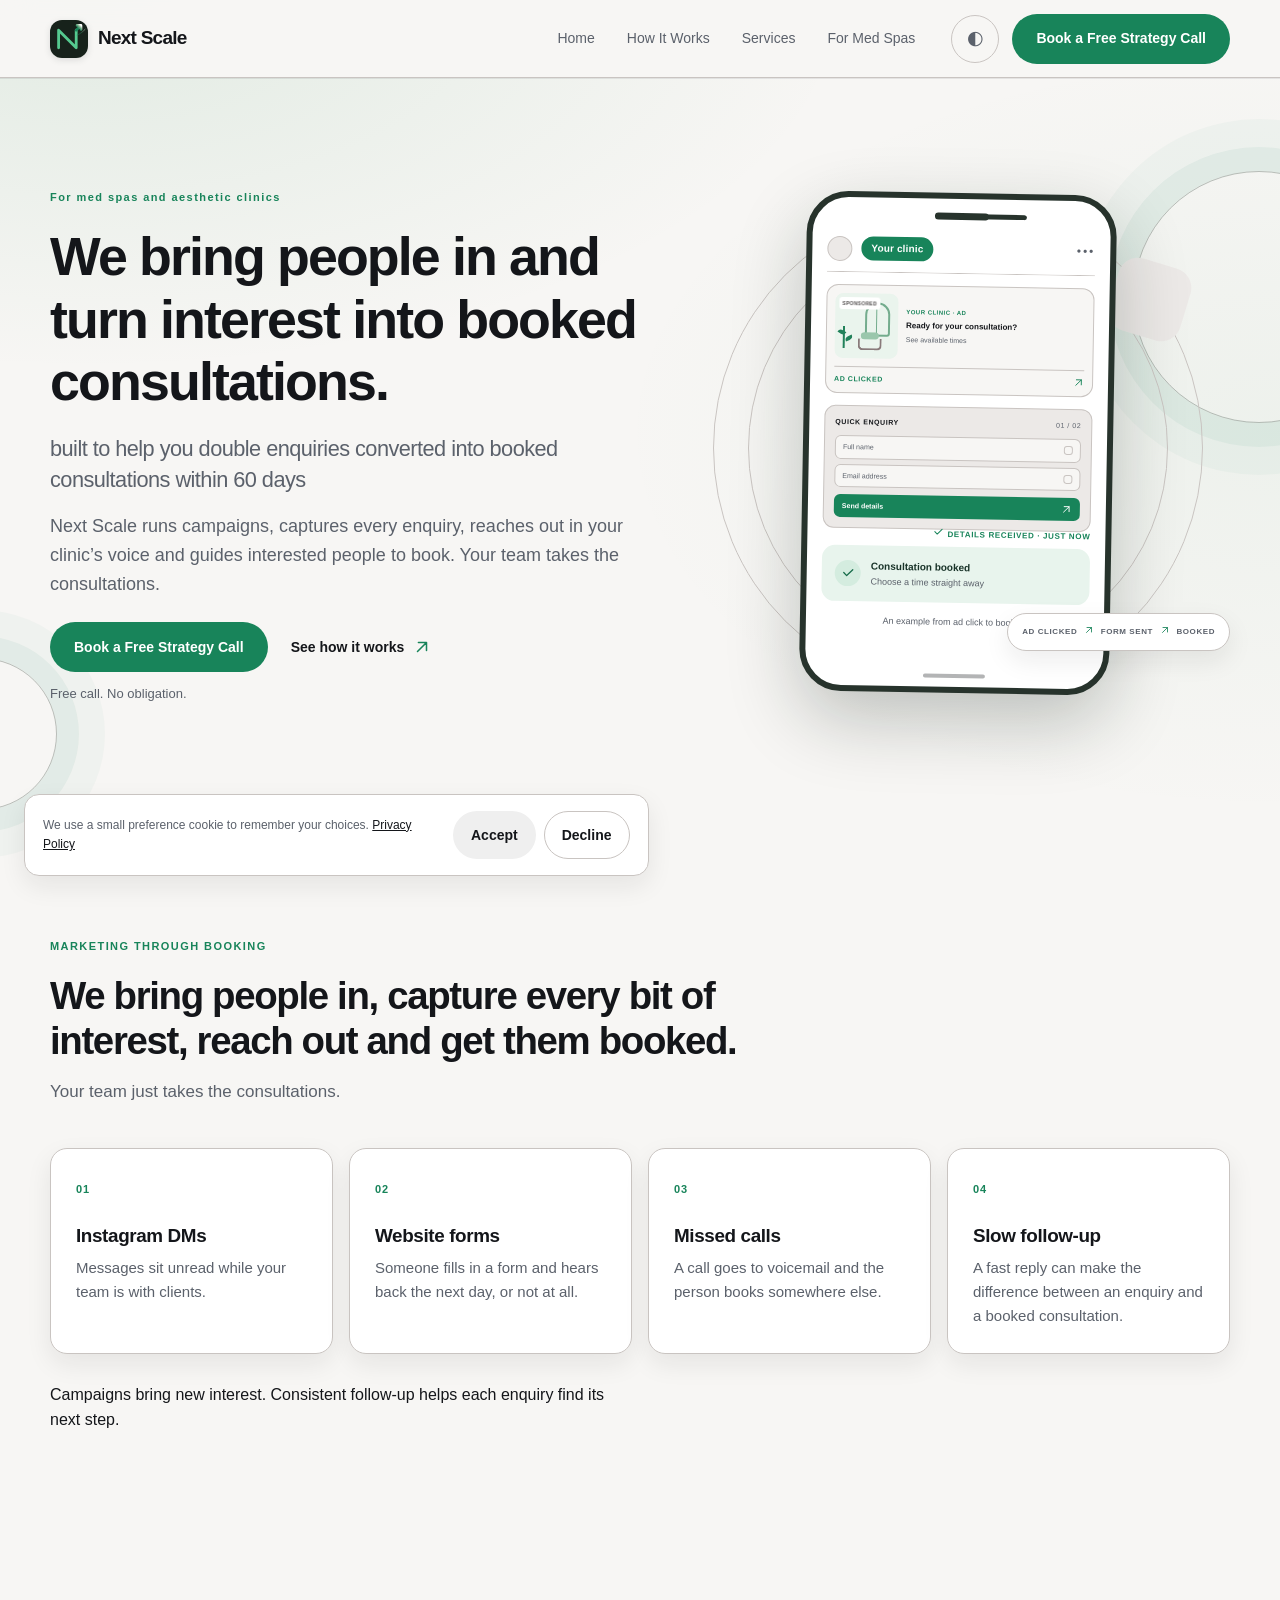
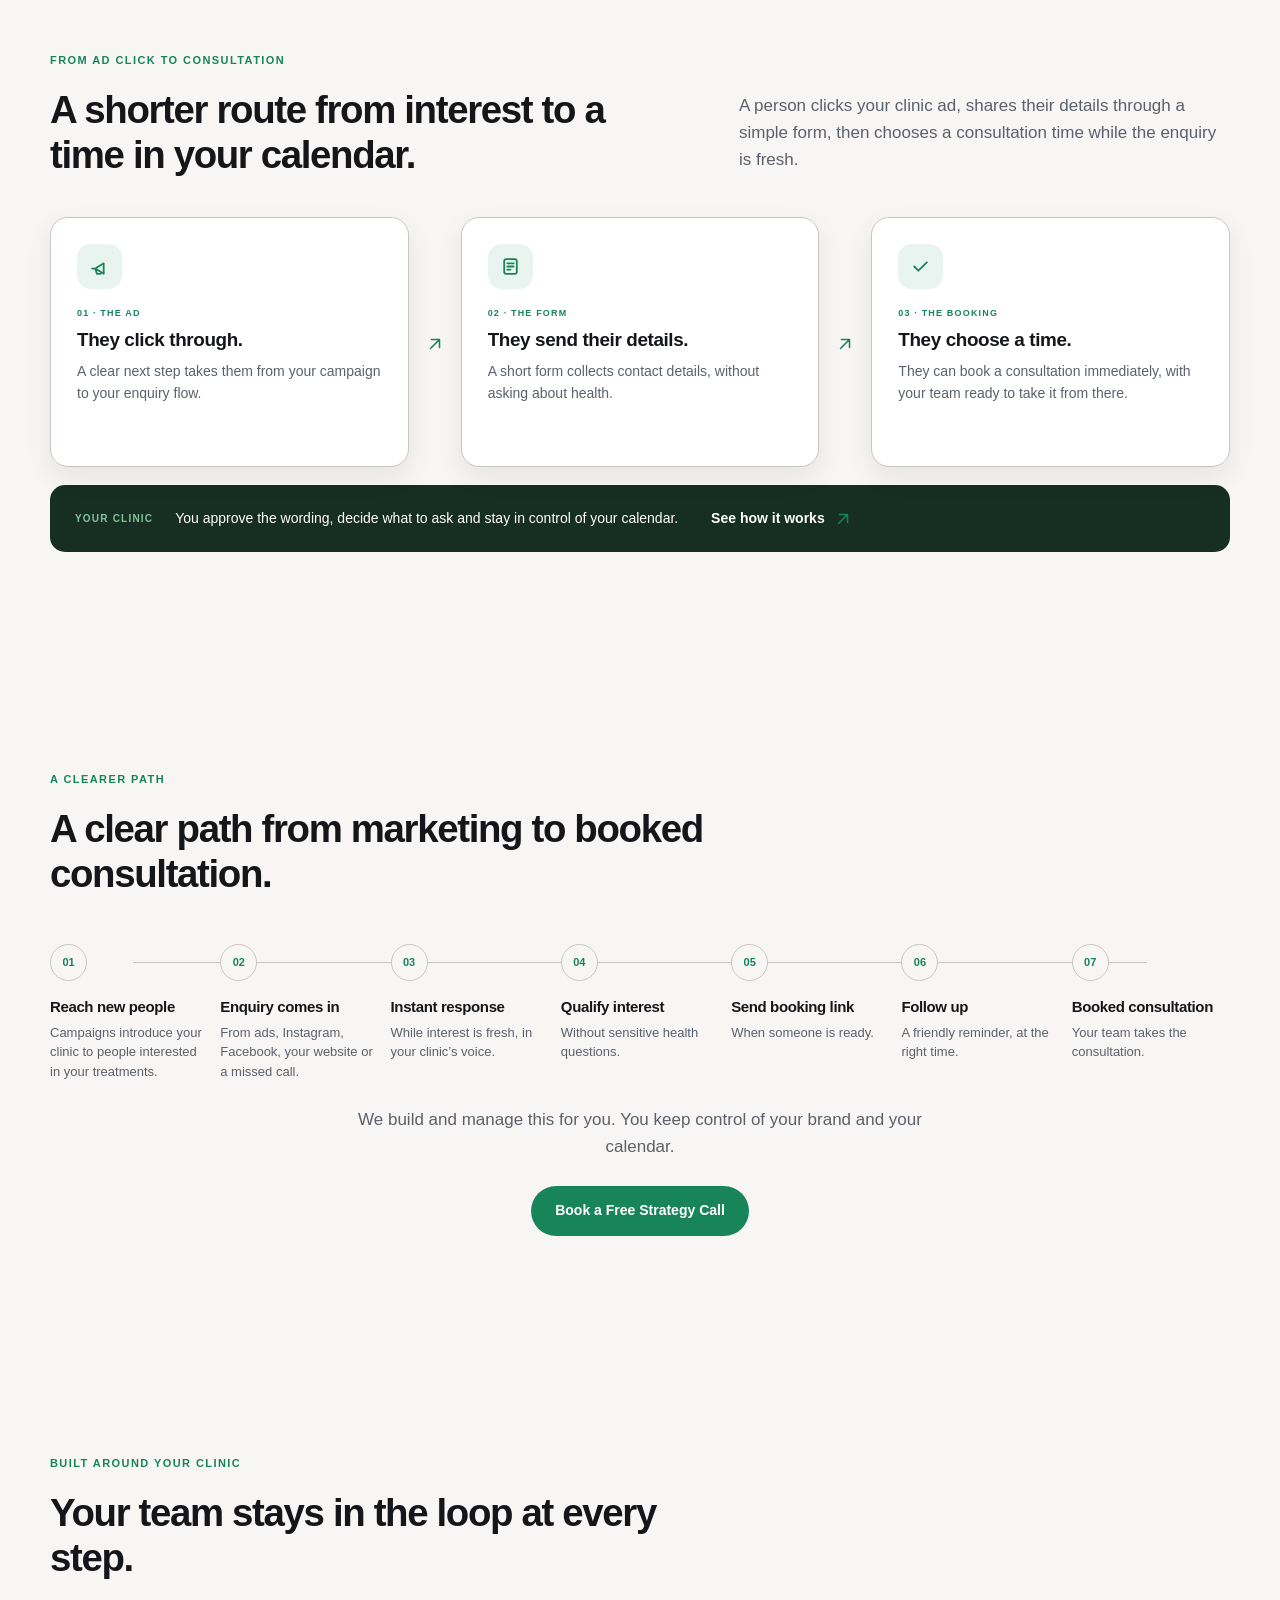
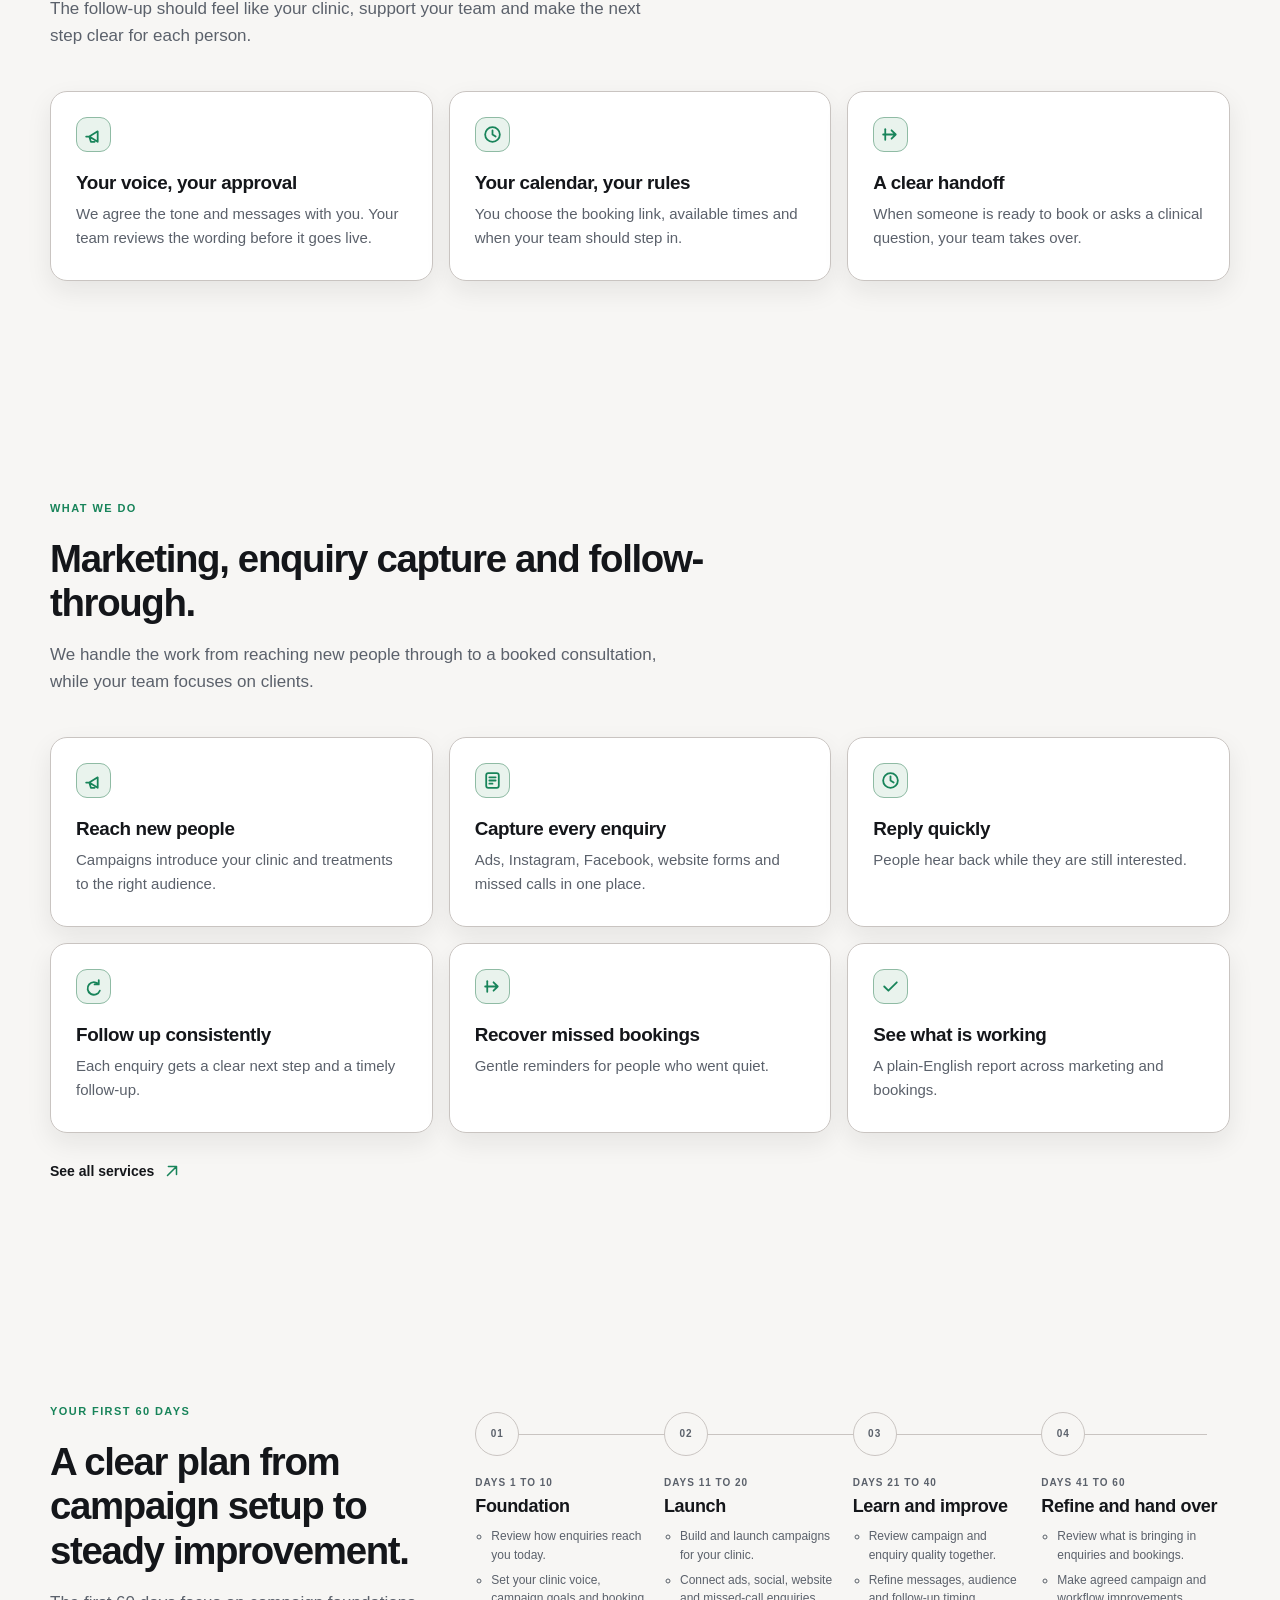
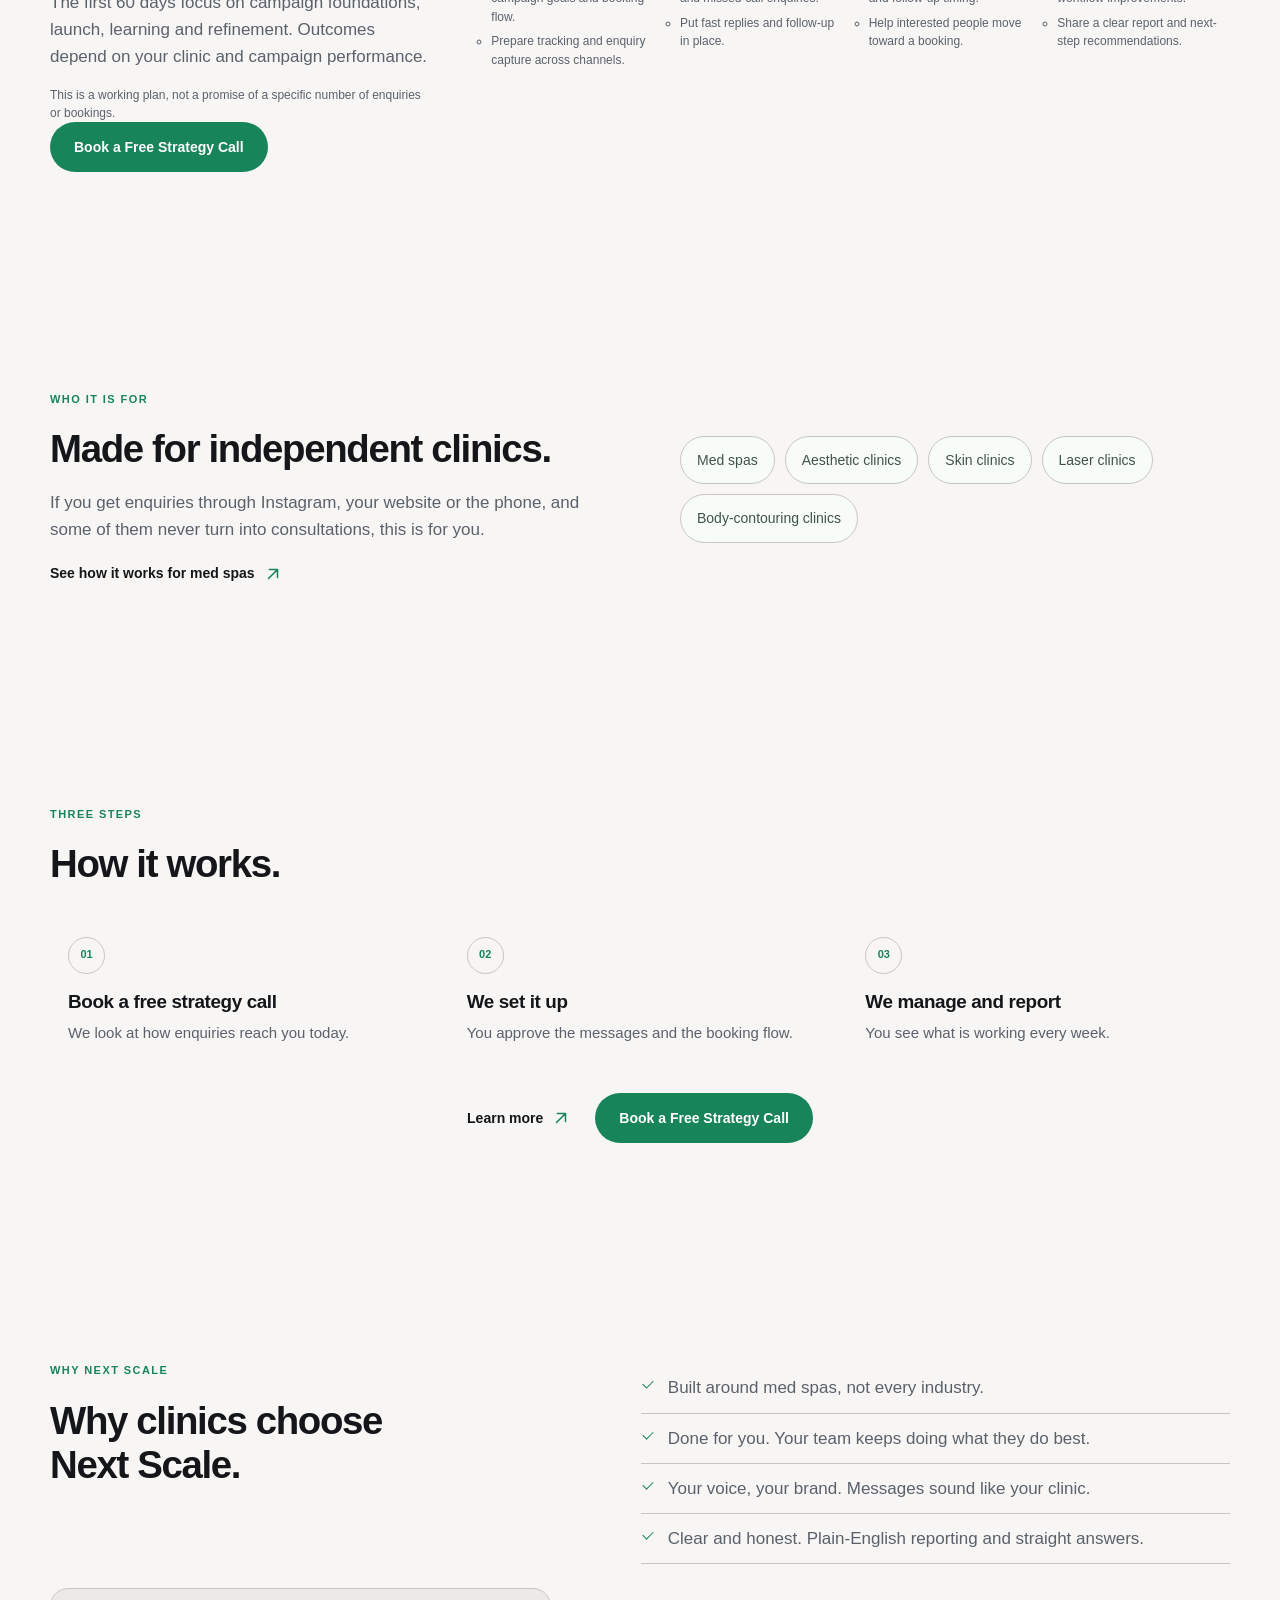
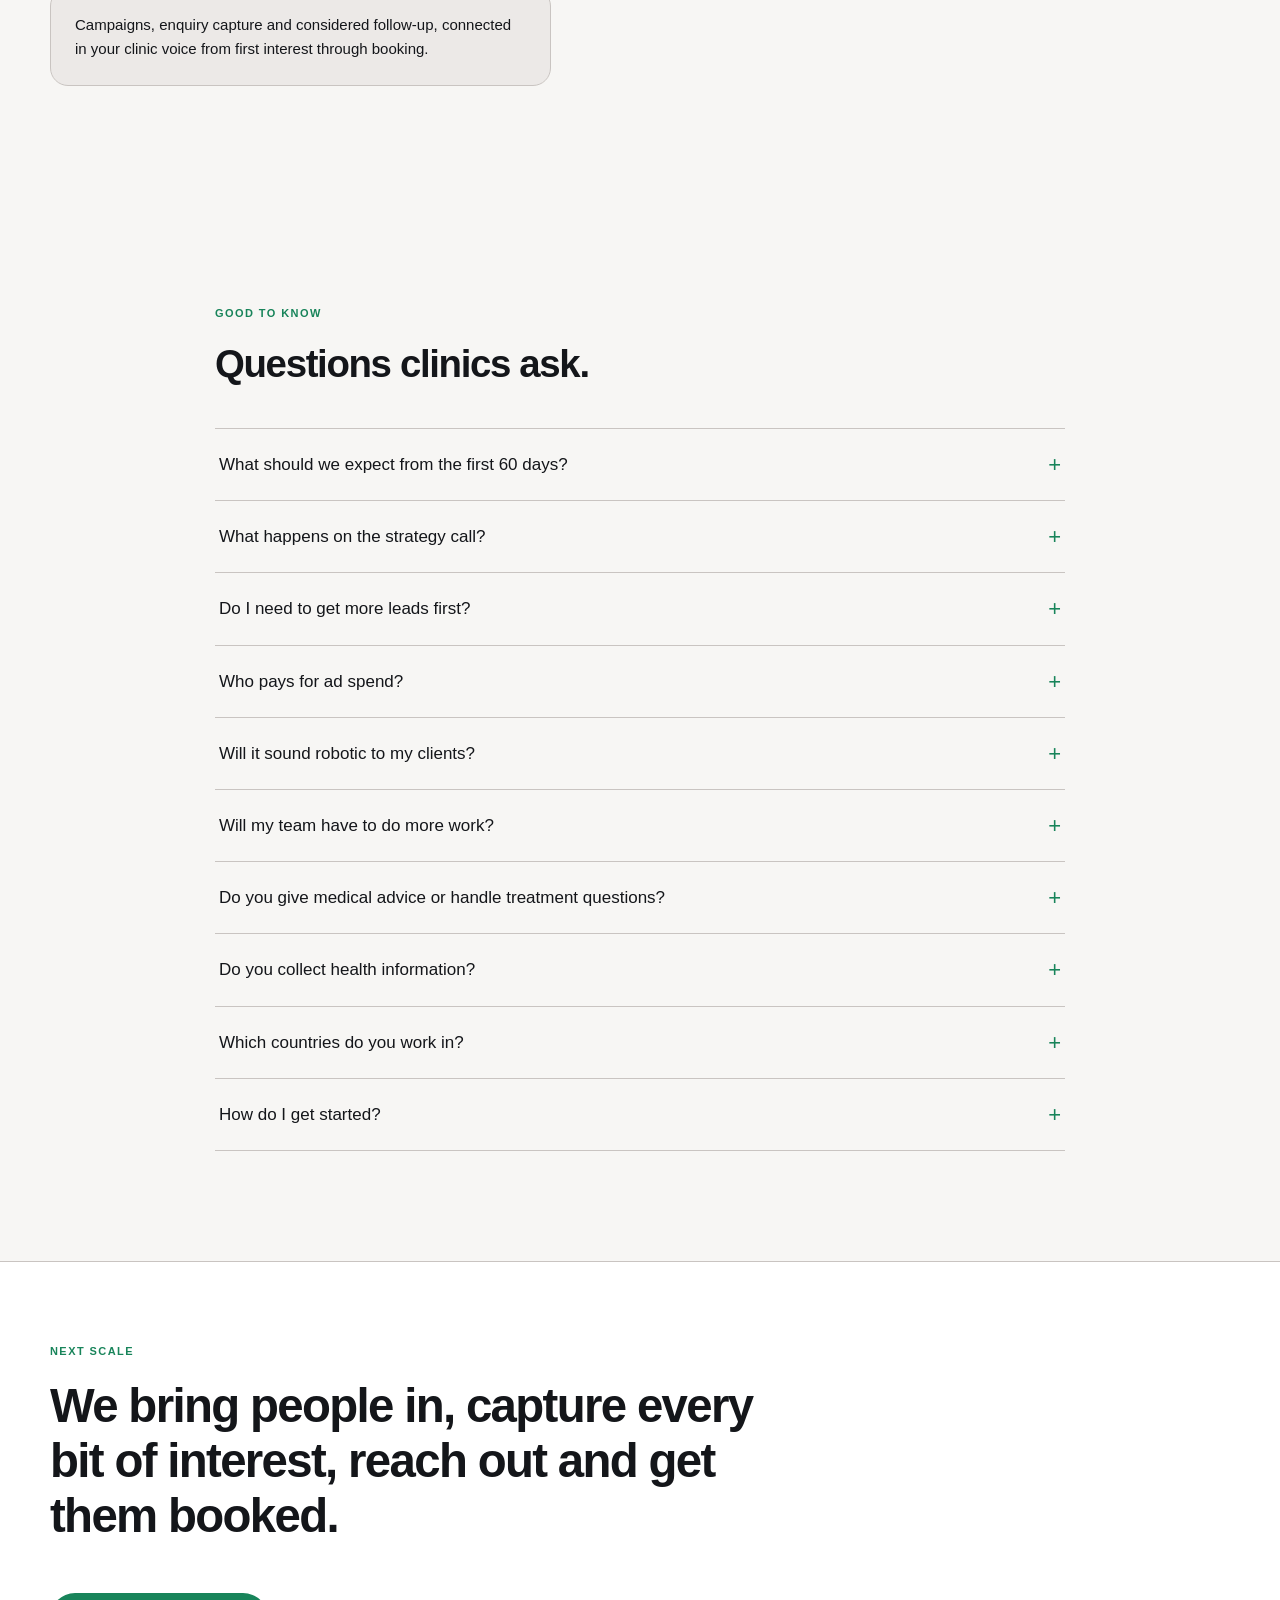
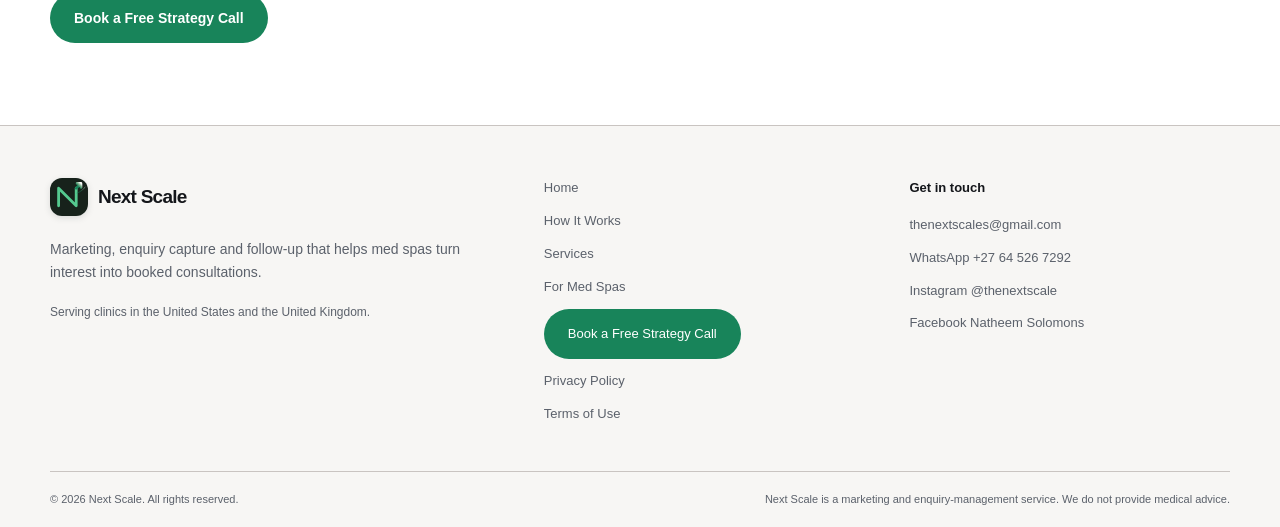
<file: index.html>
<!doctype html>
<html lang="en-GB">
<head>
  <meta charset="utf-8">
  <meta name="viewport" content="width=device-width, initial-scale=1">
  <meta name="theme-color" content="#f7f6f4">
  <meta name="description" content="Next Scale markets med spas, captures every enquiry, reaches out in the clinic voice and guides people to booked consultations.">
  <link rel="canonical" href="https://thenextscale.co.za/"><meta property="og:url" content="https://thenextscale.co.za/"><meta property="og:type" content="website"><meta property="og:title" content="Next Scale | Clinic Marketing to Booked Consultations"><meta property="og:description" content="Next Scale markets med spas, captures every enquiry, reaches out in the clinic voice and guides people to booked consultations."><meta property="og:image" content="https://thenextscale.co.za/og.svg">
  <meta name="twitter:card" content="summary_large_image">
  <meta name="twitter:title" content="Next Scale | Clinic Marketing to Booked Consultations">
  <meta name="twitter:description" content="Next Scale markets med spas, captures every enquiry, reaches out in the clinic voice and guides people to booked consultations.">
  <meta name="twitter:image" content="https://thenextscale.co.za/og.svg">
  <meta name="twitter:url" content="https://thenextscale.co.za/">
  <title>Next Scale | Clinic Marketing to Booked Consultations</title>
  <link rel="icon" href="./favicon.svg?v=20261021-final" type="image/svg+xml"><link rel="stylesheet" href="./styles.css?v=20261021-light-cta">
  <script src="./theme.js?v=20261021-audit"></script>
  <script type="application/ld+json">{"@context":"https://schema.org","@type":"Organization","@id":"https://thenextscale.co.za/#organization","url":"https://thenextscale.co.za/","name":"Next Scale","founder":{"@type":"Person","name":"Natheem Solomons"},"description":"Clinic marketing, enquiry capture and follow-up through to booked consultations."}</script>
</head>
<body>
<a class="skip-link" href="#main">Skip to content</a>
<header class="header"><div class="header-inner wrap"><a class="brand" href="./index.html" aria-label="Next Scale home"><svg class="brand-mark" width="40" height="40" viewBox="0 0 40 40" aria-hidden="true"><defs><linearGradient id="header-arrow-fade" x1="0%" y1="100%" x2="100%" y2="0%"><stop offset="0%" stop-color="var(--logo-arrow-start)"/><stop offset="38%" stop-color="var(--logo-arrow-start)"/><stop offset="68%" stop-color="var(--logo-arrow-blend)"/><stop offset="100%" stop-color="var(--logo-arrow-end)"/></linearGradient></defs><path class="mark-n" d="M7 31V9L29 31V9"/><path class="mark-arrow" d="M29 9 35 3M30 3h5v5"/><path class="mark-ribbon" d="M30 15C34 14 37 11 40 8"/></svg><span>Next Scale</span></a><nav class="desktop-nav" aria-label="Main navigation"><a href="./index.html">Home</a><a href="./how-it-works.html">How It Works</a><a href="./services.html">Services</a><a href="./for-med-spas.html">For Med Spas</a></nav><div class="header-actions"><button class="theme-toggle" aria-label="Switch colour theme" title="Switch colour theme"><span aria-hidden="true">◐</span></button><a class="button button-primary header-cta" href="./book.html" data-cta><span class="cta-long">Book a Free Strategy Call</span><span class="cta-short">Book a Call</span><span class="cta-mini">Book</span></a><button class="menu-toggle" aria-expanded="false" aria-controls="mobile-menu" aria-label="Open menu"><span></span><span></span></button></div></div><div class="mobile-menu" id="mobile-menu" hidden><nav aria-label="Mobile navigation"><a href="./index.html">Home</a><a href="./how-it-works.html">How It Works</a><a href="./services.html">Services</a><a href="./for-med-spas.html">For Med Spas</a><a href="./book.html">Book a Strategy Call</a></nav></div></header>
<main id="main"></main>
<footer id="footer"></footer>
<div class="cookie-banner" role="region" aria-label="Cookie preferences" hidden><p>We use a small preference cookie to remember your choices. <a href="./privacy.html">Privacy Policy</a></p><div><button class="button button-small cookie-accept">Accept</button><button class="button button-small button-outline cookie-decline">Decline</button></div></div>
<div class="mobile-sticky-cta"><a class="button button-primary" href="./book.html" data-cta>Book a Free Strategy Call</a></div>

<script src="./config.js?v=20261021-calendly-embed"></script><script src="./app.js?v=20261021-light-cta"></script>
</body></html>
</file>
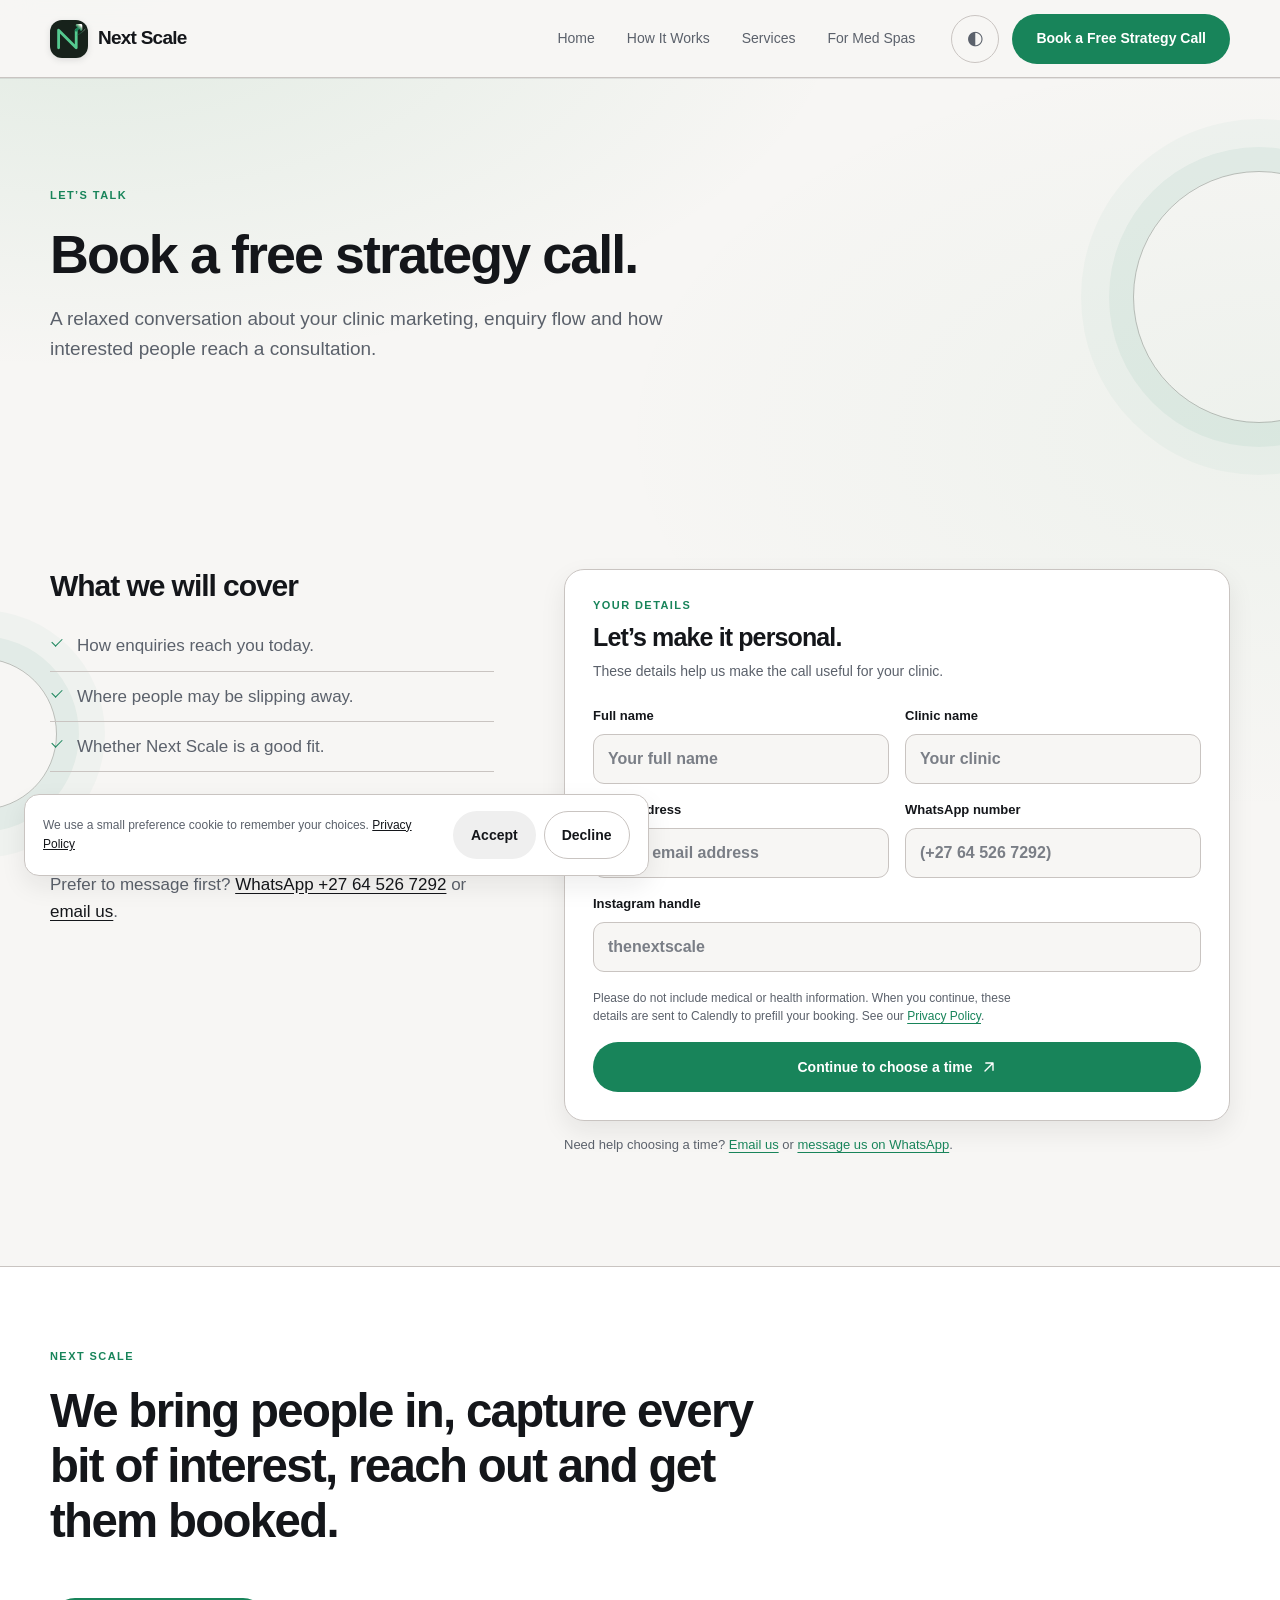
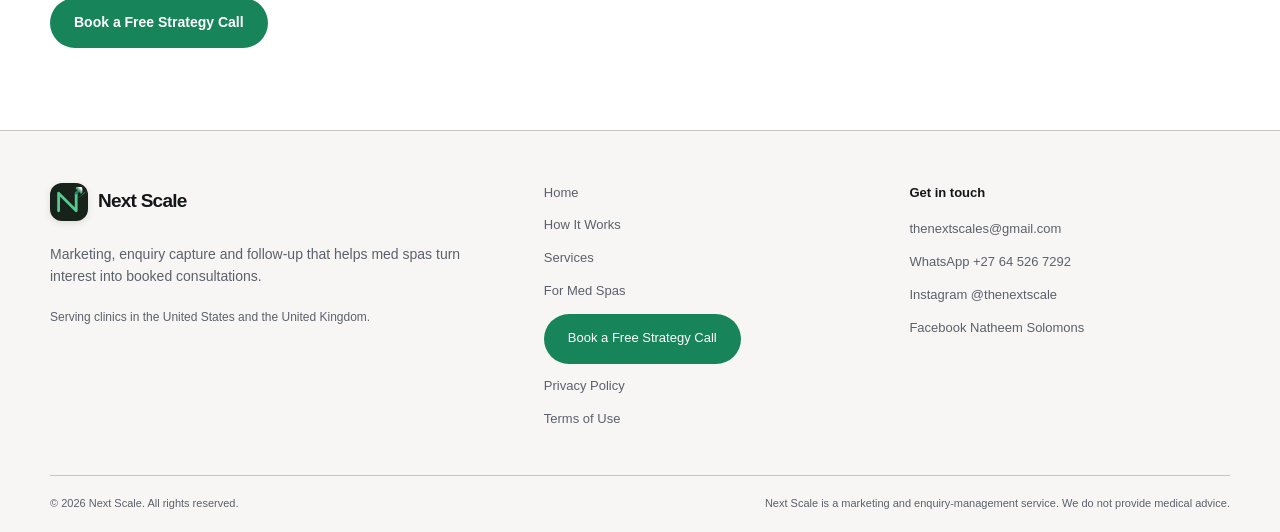
<file: book.html>
<!doctype html>
<html lang="en-GB">
<head>
  <meta charset="utf-8">
  <meta name="viewport" content="width=device-width, initial-scale=1">
  <meta name="theme-color" content="#f7f6f4">
  <meta name="description" content="Next Scale markets med spas, captures every enquiry, reaches out in the clinic voice and guides people to booked consultations.">
  <link rel="canonical" href="https://thenextscale.co.za/book.html"><meta property="og:url" content="https://thenextscale.co.za/book.html"><meta property="og:type" content="website"><meta property="og:title" content="Book a Free Strategy Call | Next Scale"><meta property="og:description" content="Book a free strategy call with Next Scale."><meta property="og:image" content="https://thenextscale.co.za/og.svg">
  <meta name="twitter:card" content="summary_large_image">
  <meta name="twitter:title" content="Book a Free Strategy Call | Next Scale">
  <meta name="twitter:description" content="Book a free strategy call with Next Scale.">
  <meta name="twitter:image" content="https://thenextscale.co.za/og.svg">
  <meta name="twitter:url" content="https://thenextscale.co.za/book.html">
  <title>Next Scale | Clinic Marketing to Booked Consultations</title>
  <link rel="icon" href="./favicon.svg?v=20261021-final" type="image/svg+xml"><link rel="stylesheet" href="./styles.css?v=20261021-light-cta">
  <script src="./theme.js?v=20261021-audit"></script>
  <script type="application/ld+json">{"@context":"https://schema.org","@type":"Organization","@id":"https://thenextscale.co.za/#organization","url":"https://thenextscale.co.za/","name":"Next Scale","founder":{"@type":"Person","name":"Natheem Solomons"},"description":"Clinic marketing, enquiry capture and follow-up through to booked consultations."}</script>
</head>
<body>
<a class="skip-link" href="#main">Skip to content</a>
<header class="header"><div class="header-inner wrap"><a class="brand" href="./index.html" aria-label="Next Scale home"><svg class="brand-mark" width="40" height="40" viewBox="0 0 40 40" aria-hidden="true"><defs><linearGradient id="header-arrow-fade" x1="0%" y1="100%" x2="100%" y2="0%"><stop offset="0%" stop-color="var(--logo-arrow-start)"/><stop offset="38%" stop-color="var(--logo-arrow-start)"/><stop offset="68%" stop-color="var(--logo-arrow-blend)"/><stop offset="100%" stop-color="var(--logo-arrow-end)"/></linearGradient></defs><path class="mark-n" d="M7 31V9L29 31V9"/><path class="mark-arrow" d="M29 9 35 3M30 3h5v5"/><path class="mark-ribbon" d="M30 15C34 14 37 11 40 8"/></svg><span>Next Scale</span></a><nav class="desktop-nav" aria-label="Main navigation"><a href="./index.html">Home</a><a href="./how-it-works.html">How It Works</a><a href="./services.html">Services</a><a href="./for-med-spas.html">For Med Spas</a></nav><div class="header-actions"><button class="theme-toggle" aria-label="Switch colour theme" title="Switch colour theme"><span aria-hidden="true">◐</span></button><a class="button button-primary header-cta" href="./book.html" data-cta><span class="cta-long">Book a Free Strategy Call</span><span class="cta-short">Book a Call</span><span class="cta-mini">Book</span></a><button class="menu-toggle" aria-expanded="false" aria-controls="mobile-menu" aria-label="Open menu"><span></span><span></span></button></div></div><div class="mobile-menu" id="mobile-menu" hidden><nav aria-label="Mobile navigation"><a href="./index.html">Home</a><a href="./how-it-works.html">How It Works</a><a href="./services.html">Services</a><a href="./for-med-spas.html">For Med Spas</a><a href="./book.html">Book a Strategy Call</a></nav></div></header>
<main id="main"></main>
<footer id="footer"></footer>
<div class="cookie-banner" role="region" aria-label="Cookie preferences" hidden><p>We use a small preference cookie to remember your choices. <a href="./privacy.html">Privacy Policy</a></p><div><button class="button button-small cookie-accept">Accept</button><button class="button button-small button-outline cookie-decline">Decline</button></div></div>
<div class="mobile-sticky-cta"><a class="button button-primary" href="./book.html" data-cta>Book a Free Strategy Call</a></div>

<script src="./config.js?v=20261021-calendly-embed"></script><script src="./app.js?v=20261021-light-cta"></script>
</body></html>
</file>
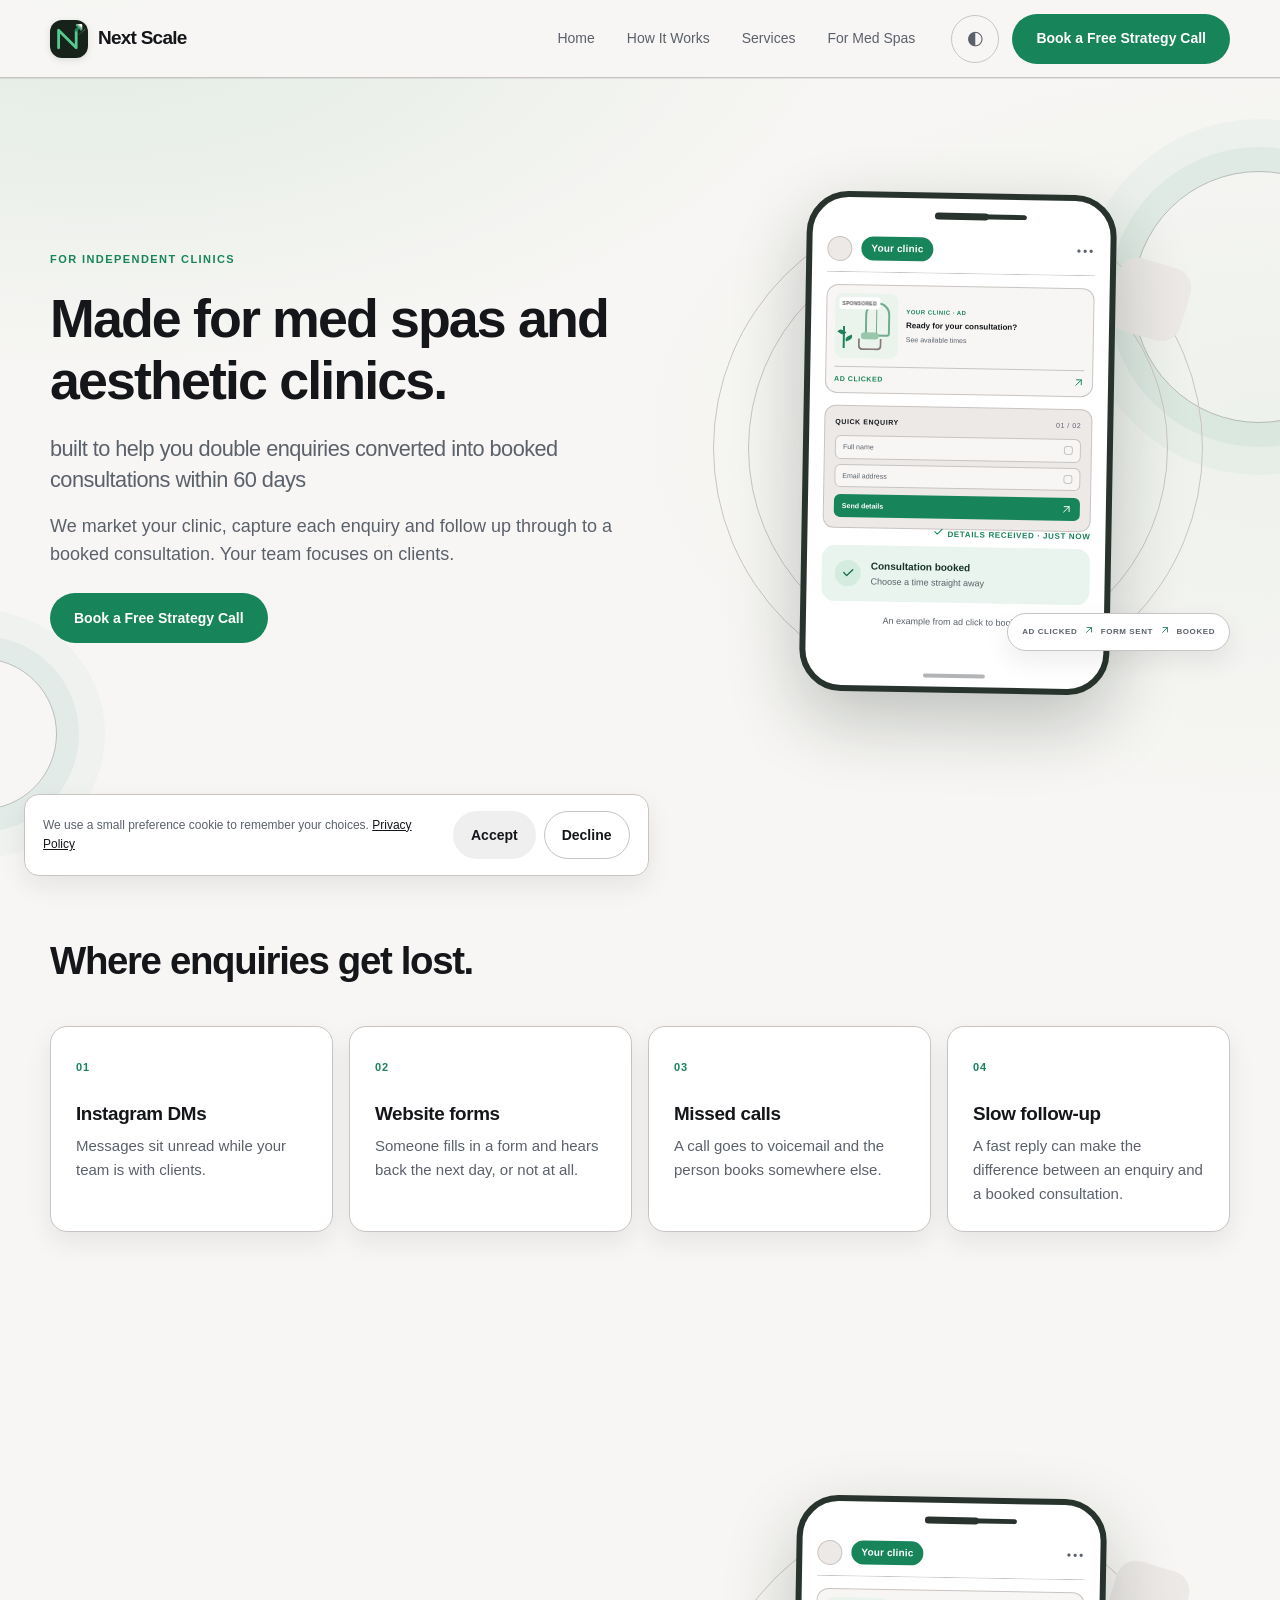
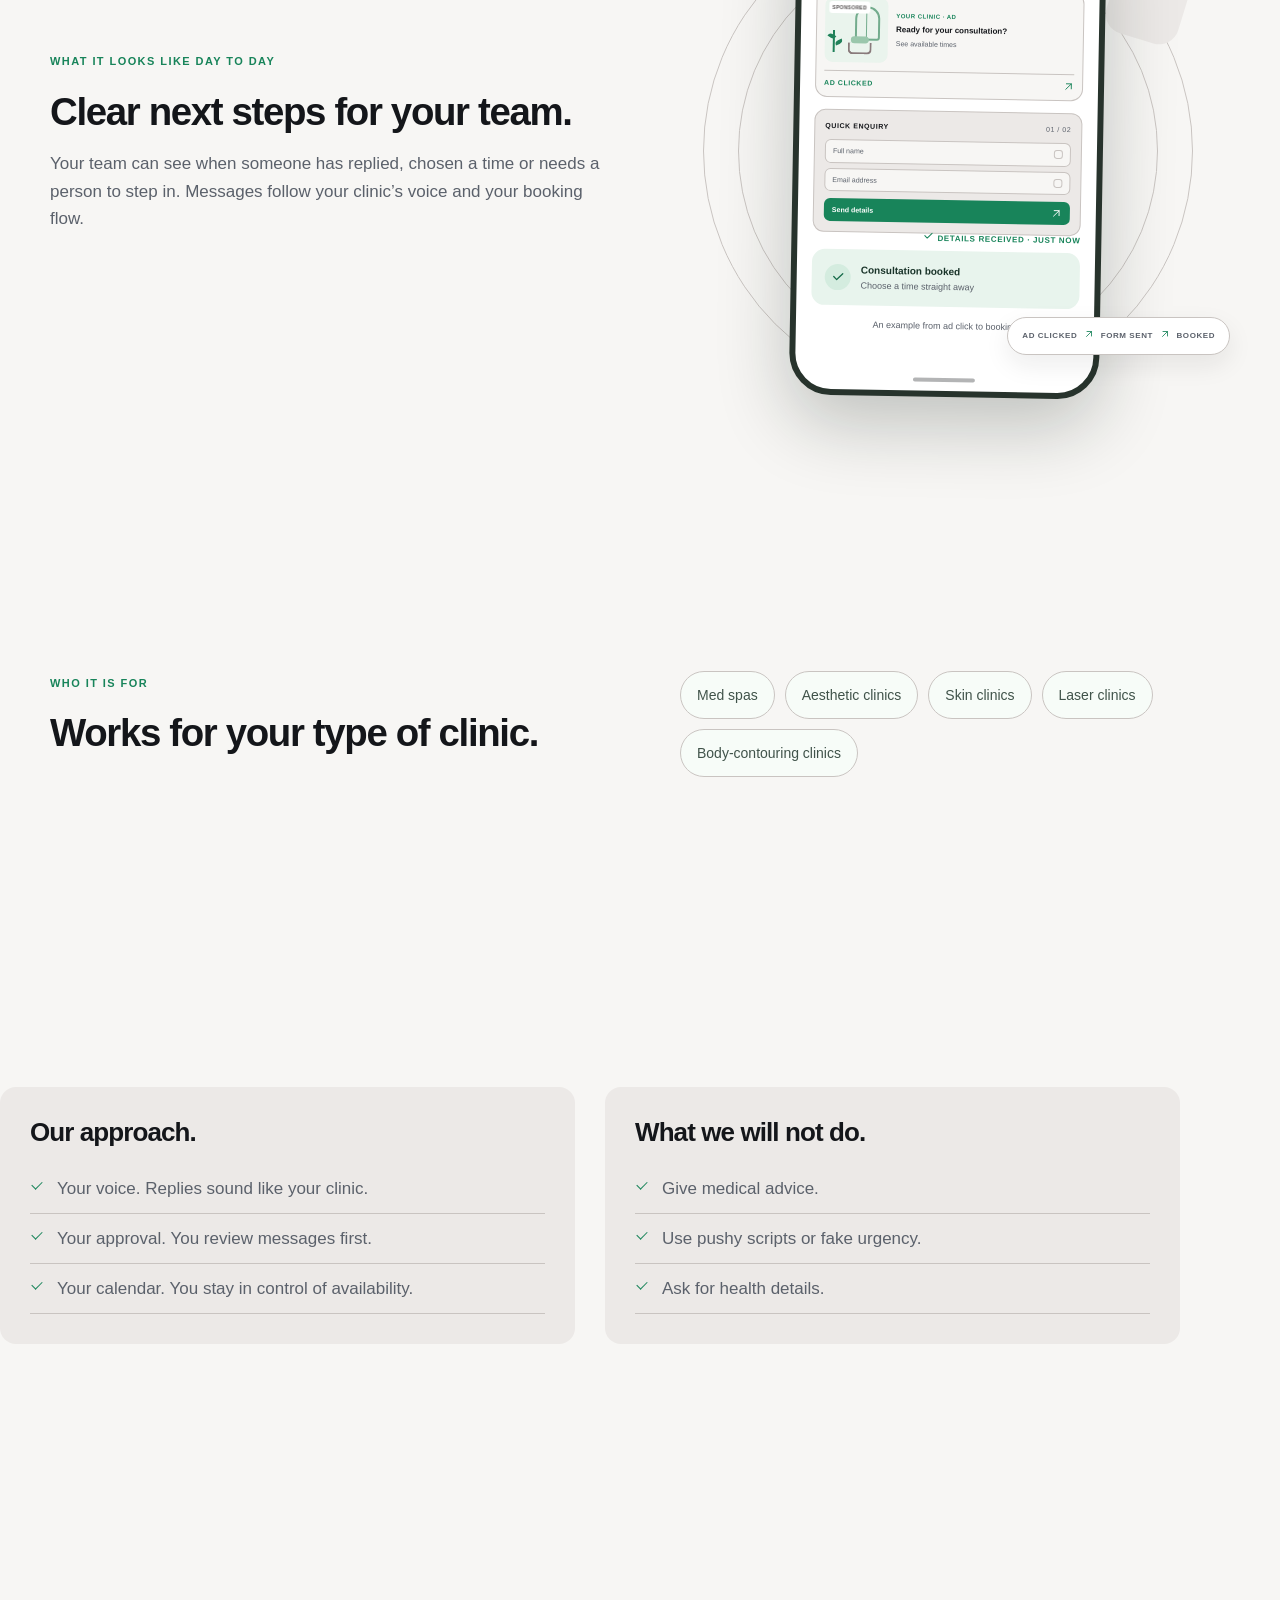
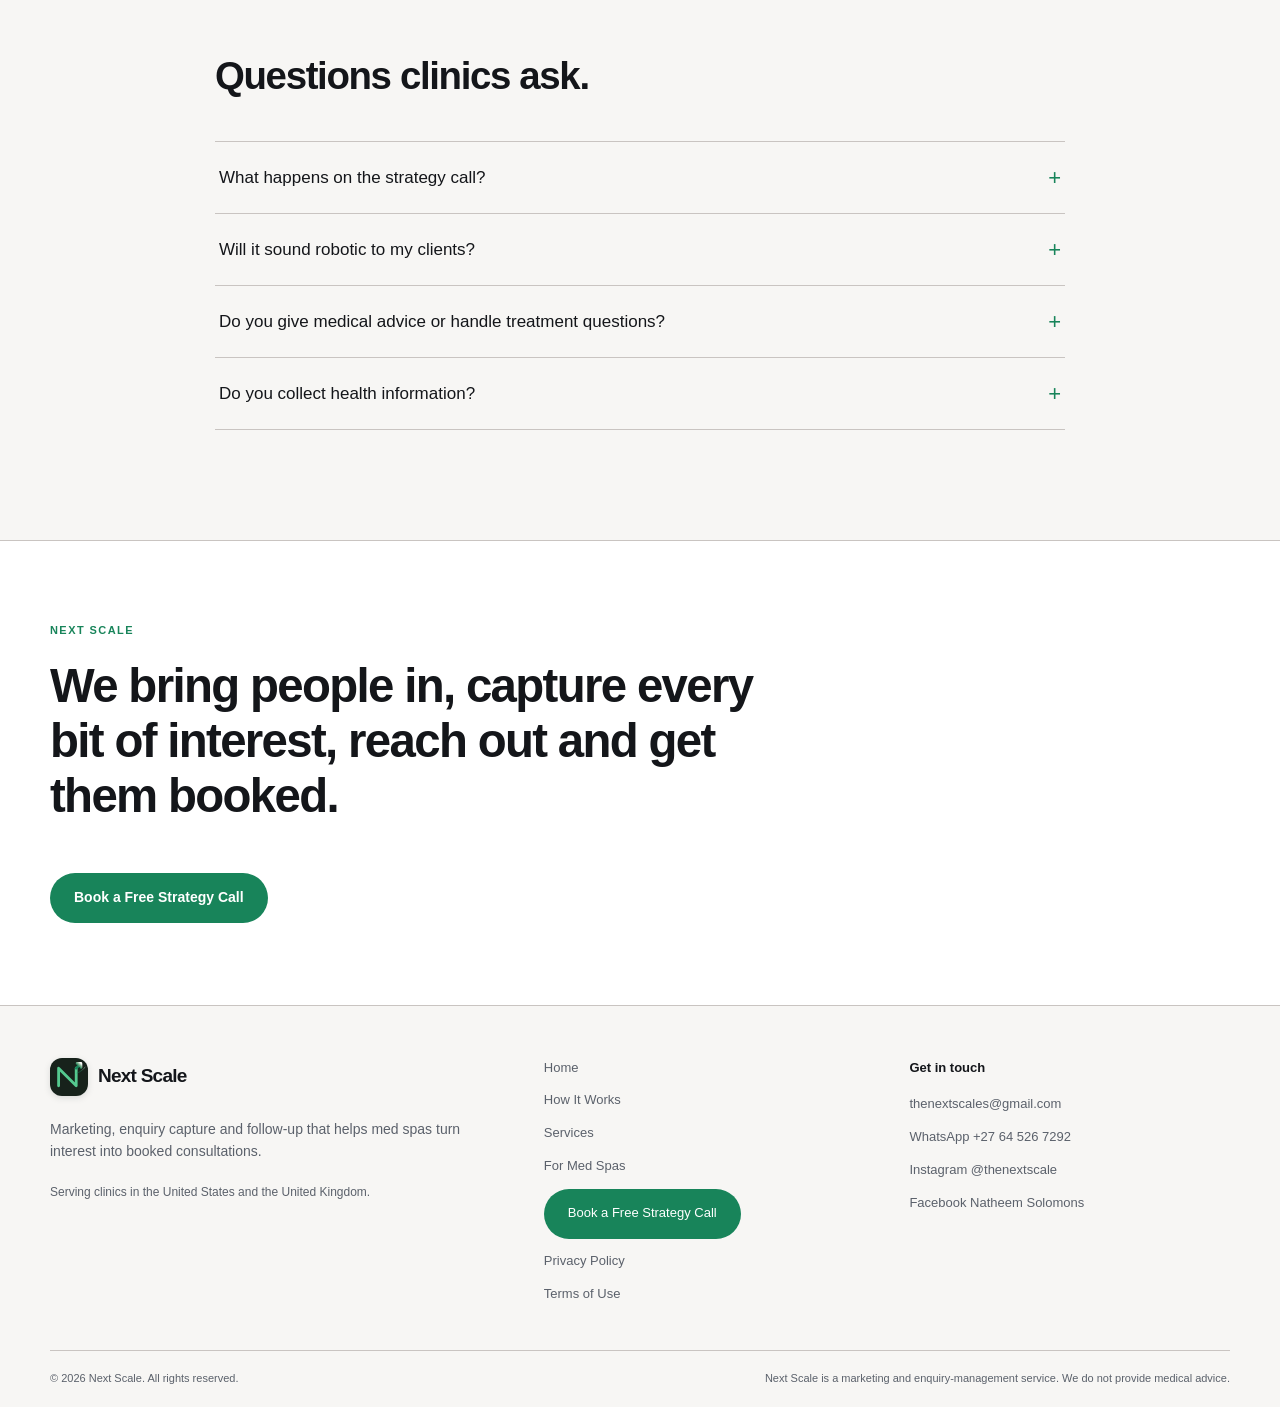
<file: for-med-spas.html>
<!doctype html>
<html lang="en-GB">
<head>
  <meta charset="utf-8">
  <meta name="viewport" content="width=device-width, initial-scale=1">
  <meta name="theme-color" content="#f7f6f4">
  <meta name="description" content="Next Scale markets med spas, captures every enquiry, reaches out in the clinic voice and guides people to booked consultations.">
  <link rel="canonical" href="https://thenextscale.co.za/for-med-spas.html"><meta property="og:url" content="https://thenextscale.co.za/for-med-spas.html"><meta property="og:type" content="website"><meta property="og:title" content="For Med Spas | Next Scale"><meta property="og:description" content="Clinic marketing, enquiry capture and booking support for med spas and aesthetic clinics."><meta property="og:image" content="https://thenextscale.co.za/og.svg">
  <meta name="twitter:card" content="summary_large_image">
  <meta name="twitter:title" content="For Med Spas | Next Scale">
  <meta name="twitter:description" content="Clinic marketing, enquiry capture and booking support for med spas and aesthetic clinics.">
  <meta name="twitter:image" content="https://thenextscale.co.za/og.svg">
  <meta name="twitter:url" content="https://thenextscale.co.za/for-med-spas.html">
  <title>Next Scale | Clinic Marketing to Booked Consultations</title>
  <link rel="icon" href="./favicon.svg?v=20261021-final" type="image/svg+xml"><link rel="stylesheet" href="./styles.css?v=20261021-light-cta">
  <script src="./theme.js?v=20261021-audit"></script>
  <script type="application/ld+json">{"@context":"https://schema.org","@type":"Organization","@id":"https://thenextscale.co.za/#organization","url":"https://thenextscale.co.za/","name":"Next Scale","founder":{"@type":"Person","name":"Natheem Solomons"},"description":"Clinic marketing, enquiry capture and follow-up through to booked consultations."}</script>
</head>
<body>
<a class="skip-link" href="#main">Skip to content</a>
<header class="header"><div class="header-inner wrap"><a class="brand" href="./index.html" aria-label="Next Scale home"><svg class="brand-mark" width="40" height="40" viewBox="0 0 40 40" aria-hidden="true"><defs><linearGradient id="header-arrow-fade" x1="0%" y1="100%" x2="100%" y2="0%"><stop offset="0%" stop-color="var(--logo-arrow-start)"/><stop offset="38%" stop-color="var(--logo-arrow-start)"/><stop offset="68%" stop-color="var(--logo-arrow-blend)"/><stop offset="100%" stop-color="var(--logo-arrow-end)"/></linearGradient></defs><path class="mark-n" d="M7 31V9L29 31V9"/><path class="mark-arrow" d="M29 9 35 3M30 3h5v5"/><path class="mark-ribbon" d="M30 15C34 14 37 11 40 8"/></svg><span>Next Scale</span></a><nav class="desktop-nav" aria-label="Main navigation"><a href="./index.html">Home</a><a href="./how-it-works.html">How It Works</a><a href="./services.html">Services</a><a href="./for-med-spas.html">For Med Spas</a></nav><div class="header-actions"><button class="theme-toggle" aria-label="Switch colour theme" title="Switch colour theme"><span aria-hidden="true">◐</span></button><a class="button button-primary header-cta" href="./book.html" data-cta><span class="cta-long">Book a Free Strategy Call</span><span class="cta-short">Book a Call</span><span class="cta-mini">Book</span></a><button class="menu-toggle" aria-expanded="false" aria-controls="mobile-menu" aria-label="Open menu"><span></span><span></span></button></div></div><div class="mobile-menu" id="mobile-menu" hidden><nav aria-label="Mobile navigation"><a href="./index.html">Home</a><a href="./how-it-works.html">How It Works</a><a href="./services.html">Services</a><a href="./for-med-spas.html">For Med Spas</a><a href="./book.html">Book a Strategy Call</a></nav></div></header>
<main id="main"></main>
<footer id="footer"></footer>
<div class="cookie-banner" role="region" aria-label="Cookie preferences" hidden><p>We use a small preference cookie to remember your choices. <a href="./privacy.html">Privacy Policy</a></p><div><button class="button button-small cookie-accept">Accept</button><button class="button button-small button-outline cookie-decline">Decline</button></div></div>
<div class="mobile-sticky-cta"><a class="button button-primary" href="./book.html" data-cta>Book a Free Strategy Call</a></div>

<script src="./config.js?v=20261021-calendly-embed"></script><script src="./app.js?v=20261021-light-cta"></script>
</body></html>
</file>
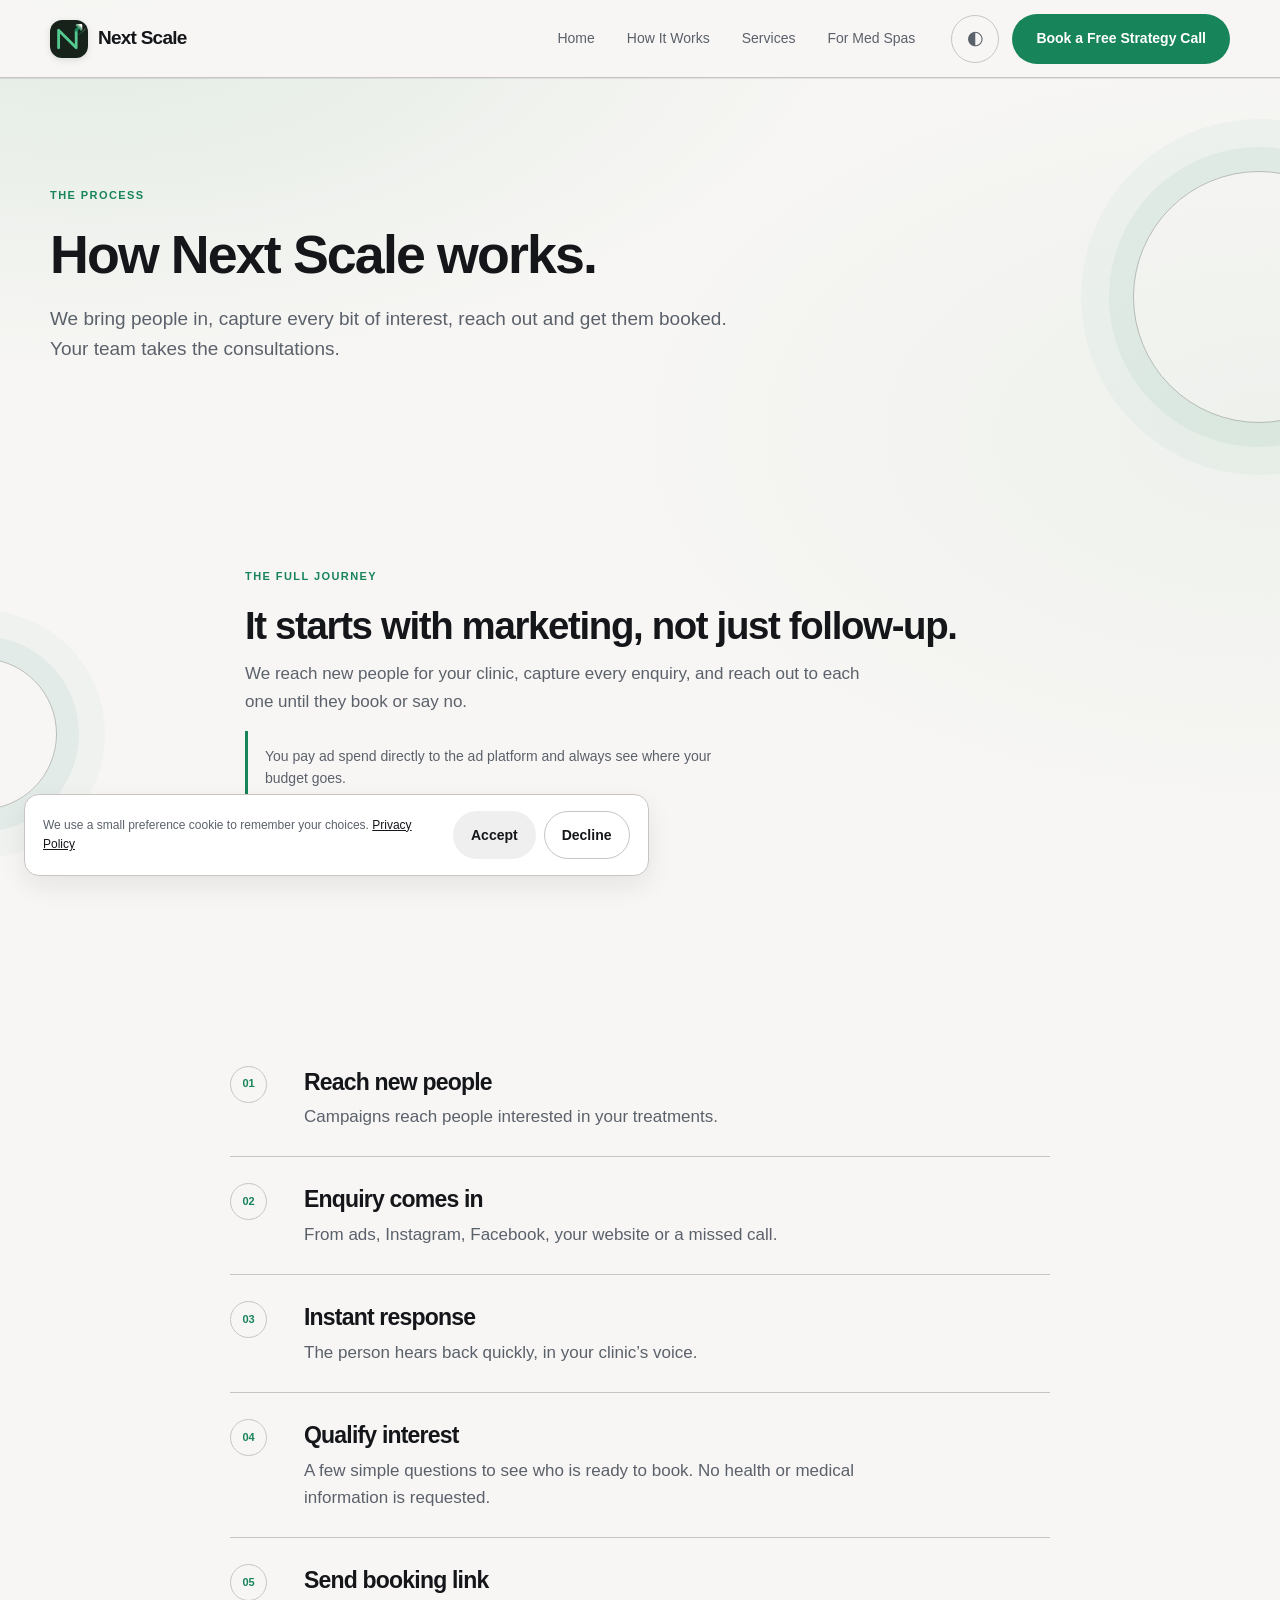
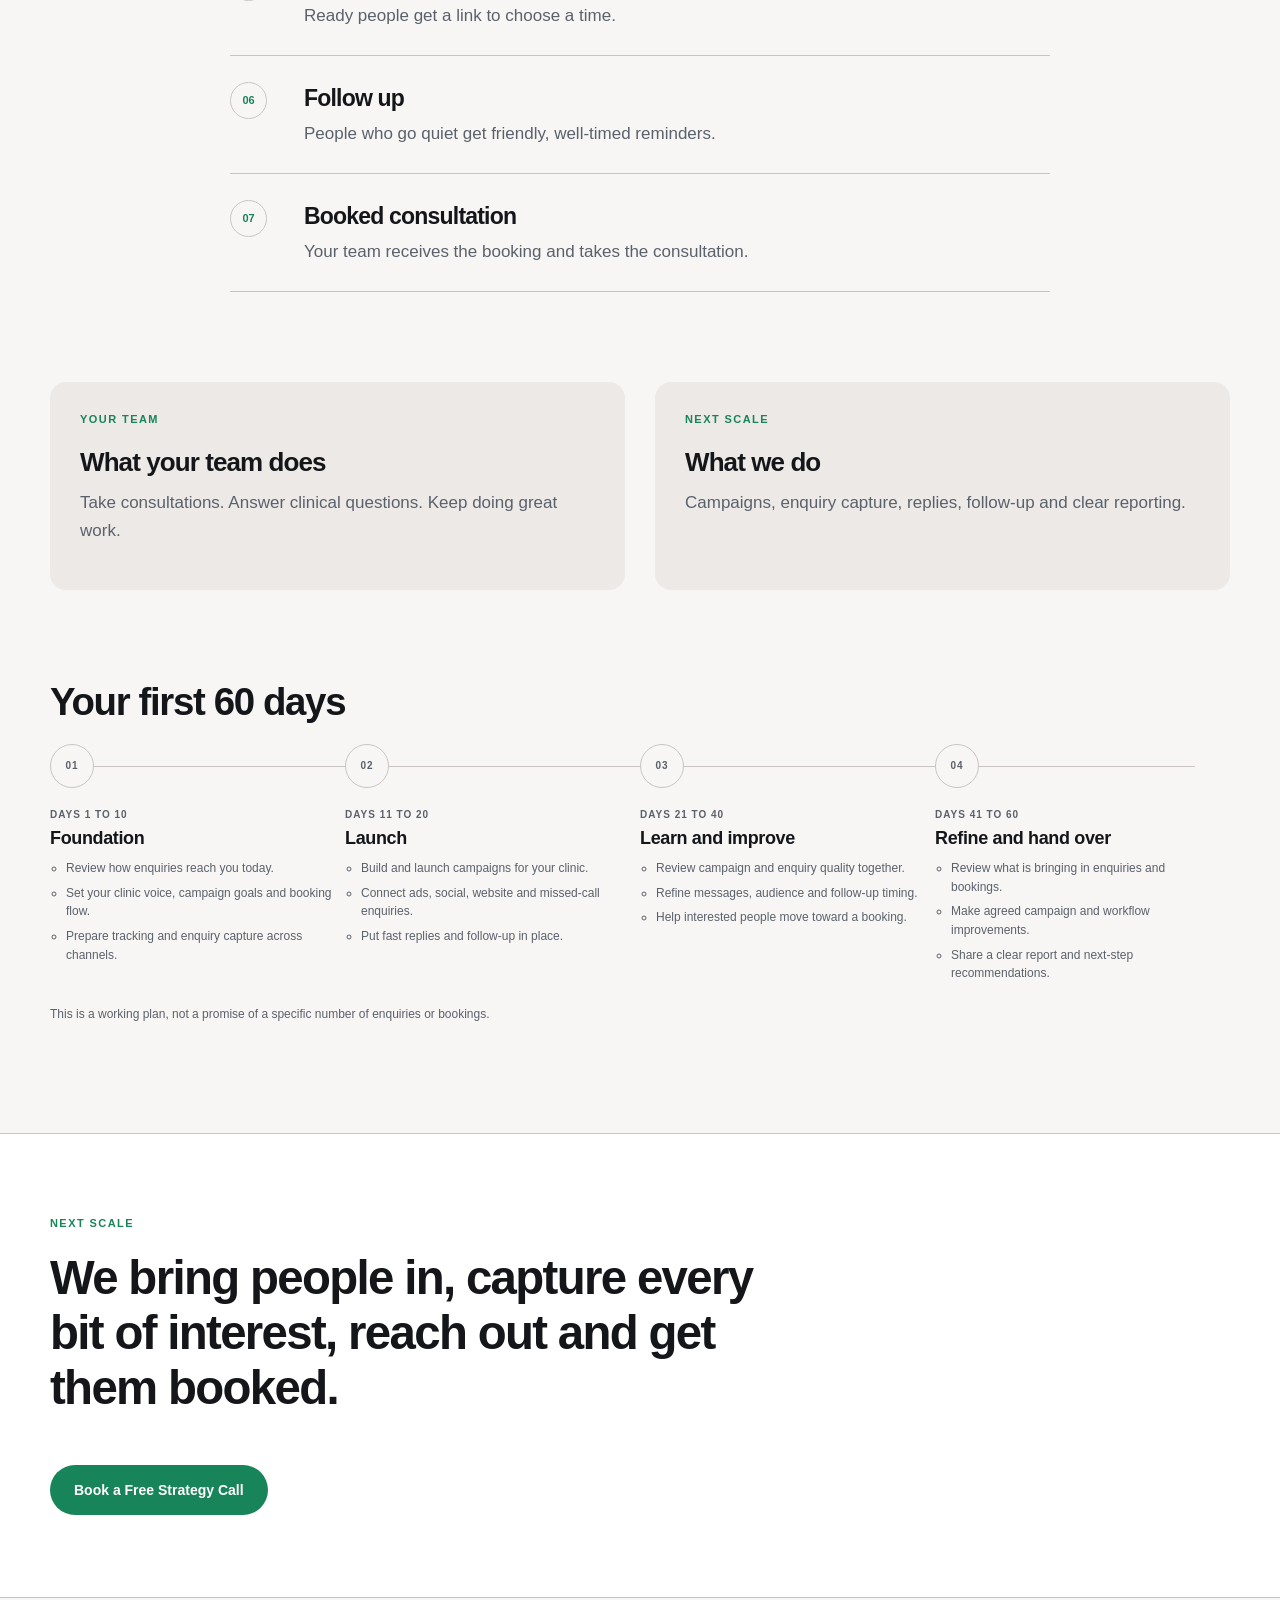
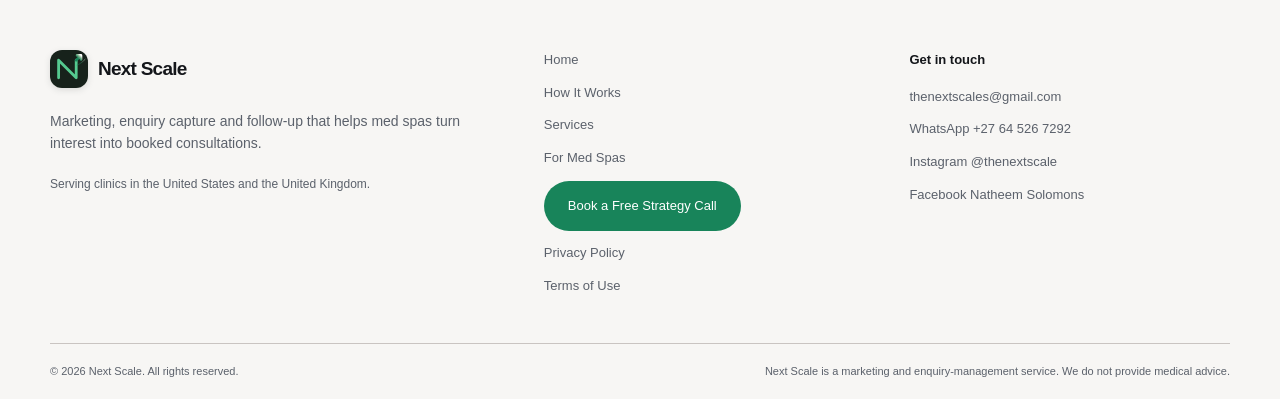
<file: how-it-works.html>
<!doctype html>
<html lang="en-GB">
<head>
  <meta charset="utf-8">
  <meta name="viewport" content="width=device-width, initial-scale=1">
  <meta name="theme-color" content="#f7f6f4">
  <meta name="description" content="Next Scale markets med spas, captures every enquiry, reaches out in the clinic voice and guides people to booked consultations.">
  <link rel="canonical" href="https://thenextscale.co.za/how-it-works.html"><meta property="og:url" content="https://thenextscale.co.za/how-it-works.html"><meta property="og:type" content="website"><meta property="og:title" content="How It Works | Next Scale"><meta property="og:description" content="See how Next Scale markets clinics, captures interest and follows up through to booking."><meta property="og:image" content="https://thenextscale.co.za/og.svg">
  <meta name="twitter:card" content="summary_large_image">
  <meta name="twitter:title" content="How It Works | Next Scale">
  <meta name="twitter:description" content="See how Next Scale markets clinics, captures interest and follows up through to booking.">
  <meta name="twitter:image" content="https://thenextscale.co.za/og.svg">
  <meta name="twitter:url" content="https://thenextscale.co.za/how-it-works.html">
  <title>Next Scale | Clinic Marketing to Booked Consultations</title>
  <link rel="icon" href="./favicon.svg?v=20261021-final" type="image/svg+xml"><link rel="stylesheet" href="./styles.css?v=20261021-light-cta">
  <script src="./theme.js?v=20261021-audit"></script>
  <script type="application/ld+json">{"@context":"https://schema.org","@type":"Organization","@id":"https://thenextscale.co.za/#organization","url":"https://thenextscale.co.za/","name":"Next Scale","founder":{"@type":"Person","name":"Natheem Solomons"},"description":"Clinic marketing, enquiry capture and follow-up through to booked consultations."}</script>
</head>
<body>
<a class="skip-link" href="#main">Skip to content</a>
<header class="header"><div class="header-inner wrap"><a class="brand" href="./index.html" aria-label="Next Scale home"><svg class="brand-mark" width="40" height="40" viewBox="0 0 40 40" aria-hidden="true"><defs><linearGradient id="header-arrow-fade" x1="0%" y1="100%" x2="100%" y2="0%"><stop offset="0%" stop-color="var(--logo-arrow-start)"/><stop offset="38%" stop-color="var(--logo-arrow-start)"/><stop offset="68%" stop-color="var(--logo-arrow-blend)"/><stop offset="100%" stop-color="var(--logo-arrow-end)"/></linearGradient></defs><path class="mark-n" d="M7 31V9L29 31V9"/><path class="mark-arrow" d="M29 9 35 3M30 3h5v5"/><path class="mark-ribbon" d="M30 15C34 14 37 11 40 8"/></svg><span>Next Scale</span></a><nav class="desktop-nav" aria-label="Main navigation"><a href="./index.html">Home</a><a href="./how-it-works.html">How It Works</a><a href="./services.html">Services</a><a href="./for-med-spas.html">For Med Spas</a></nav><div class="header-actions"><button class="theme-toggle" aria-label="Switch colour theme" title="Switch colour theme"><span aria-hidden="true">◐</span></button><a class="button button-primary header-cta" href="./book.html" data-cta><span class="cta-long">Book a Free Strategy Call</span><span class="cta-short">Book a Call</span><span class="cta-mini">Book</span></a><button class="menu-toggle" aria-expanded="false" aria-controls="mobile-menu" aria-label="Open menu"><span></span><span></span></button></div></div><div class="mobile-menu" id="mobile-menu" hidden><nav aria-label="Mobile navigation"><a href="./index.html">Home</a><a href="./how-it-works.html">How It Works</a><a href="./services.html">Services</a><a href="./for-med-spas.html">For Med Spas</a><a href="./book.html">Book a Strategy Call</a></nav></div></header>
<main id="main"></main>
<footer id="footer"></footer>
<div class="cookie-banner" role="region" aria-label="Cookie preferences" hidden><p>We use a small preference cookie to remember your choices. <a href="./privacy.html">Privacy Policy</a></p><div><button class="button button-small cookie-accept">Accept</button><button class="button button-small button-outline cookie-decline">Decline</button></div></div>
<div class="mobile-sticky-cta"><a class="button button-primary" href="./book.html" data-cta>Book a Free Strategy Call</a></div>

<script src="./config.js?v=20261021-calendly-embed"></script><script src="./app.js?v=20261021-light-cta"></script>
</body></html>
</file>
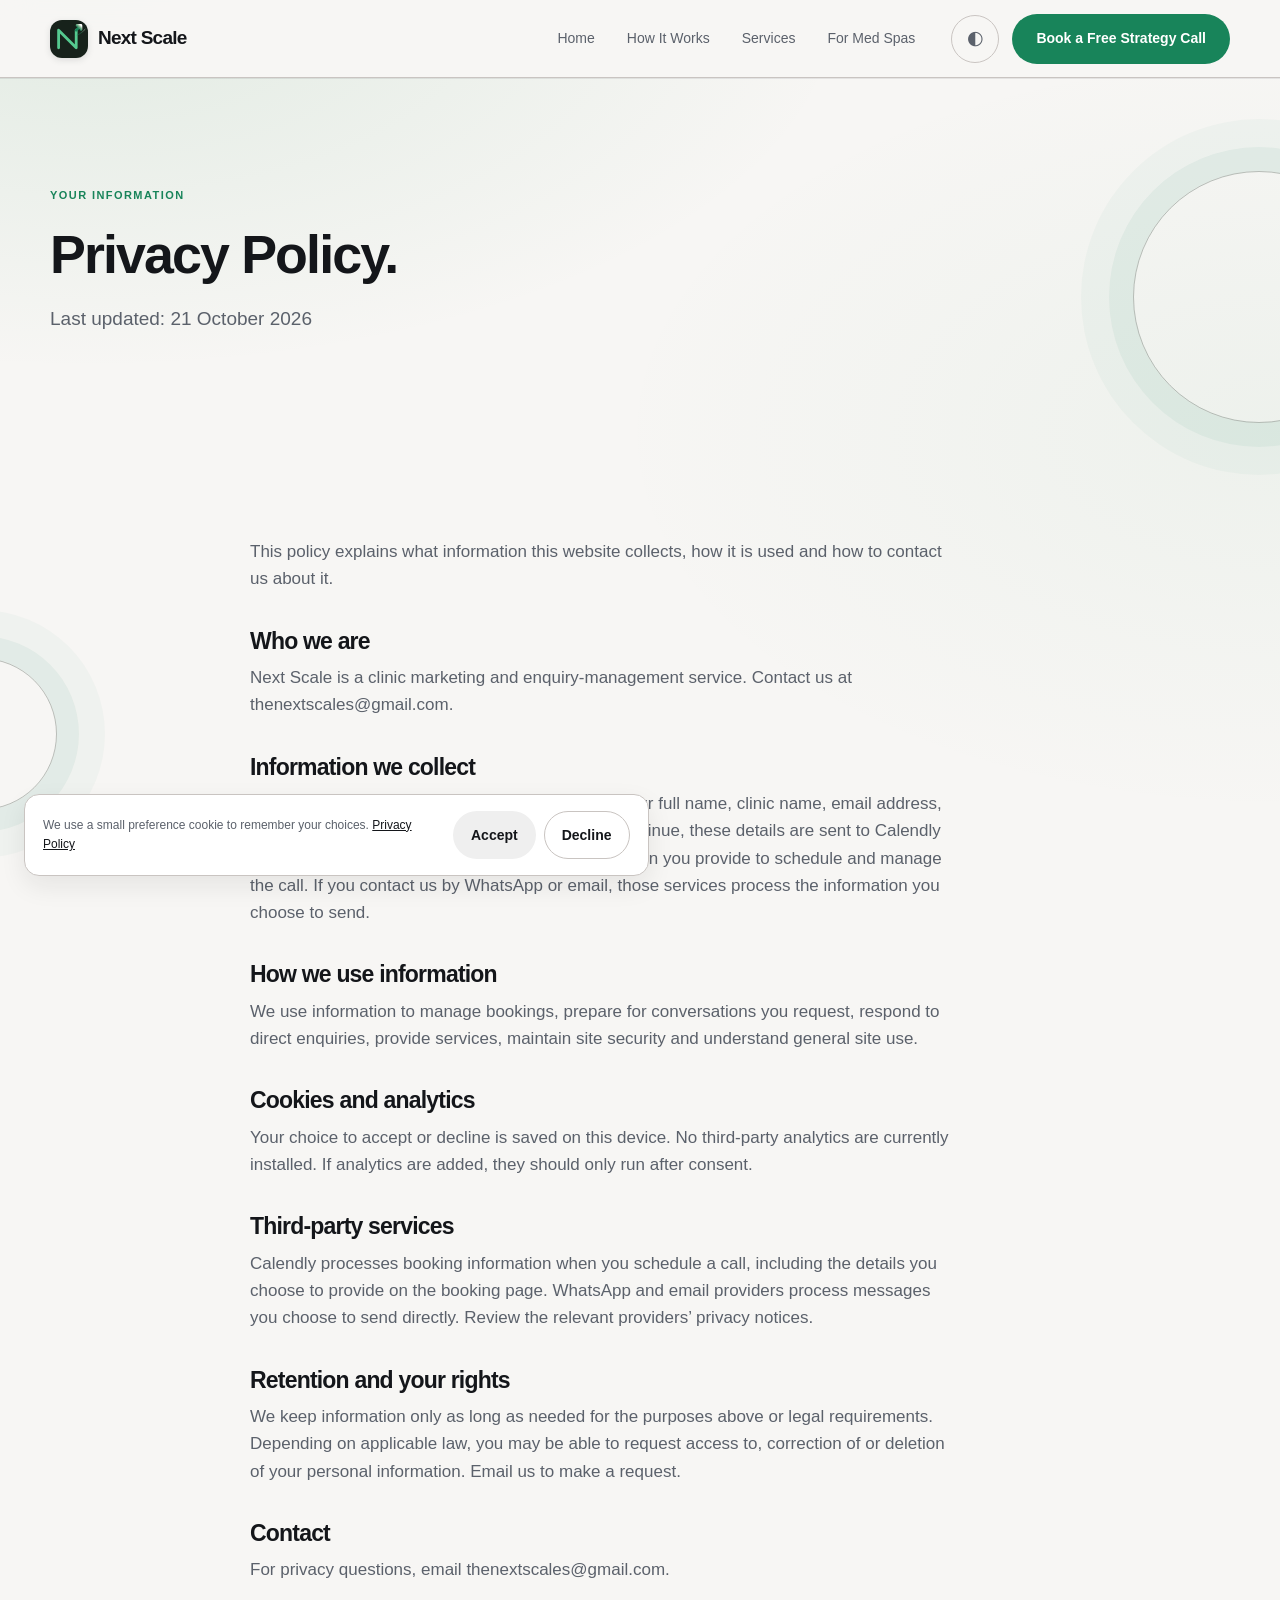
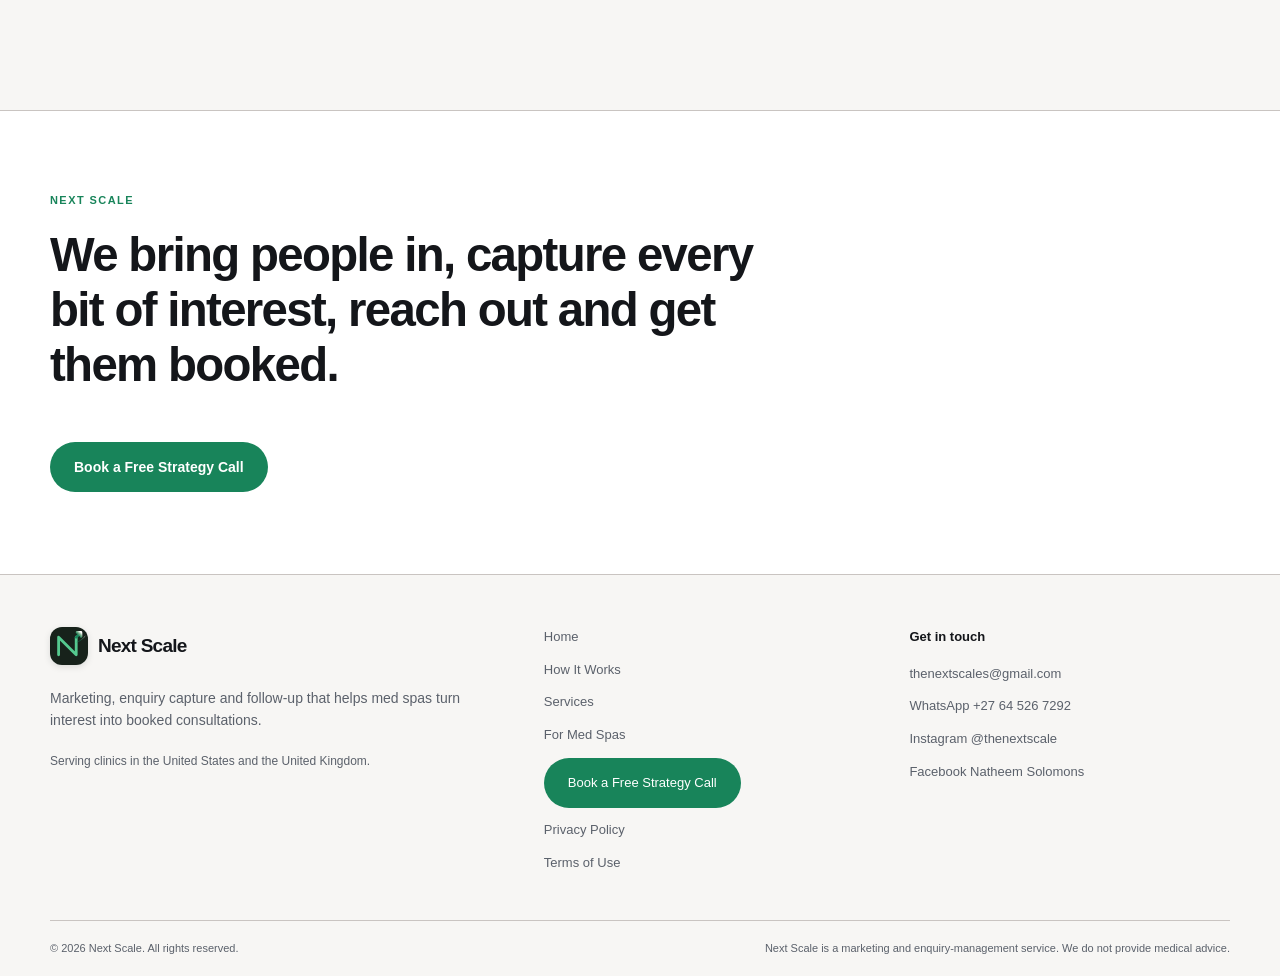
<file: privacy.html>
<!doctype html>
<html lang="en-GB">
<head>
  <meta charset="utf-8">
  <meta name="viewport" content="width=device-width, initial-scale=1">
  <meta name="theme-color" content="#f7f6f4">
  <meta name="description" content="Next Scale markets med spas, captures every enquiry, reaches out in the clinic voice and guides people to booked consultations.">
  <link rel="canonical" href="https://thenextscale.co.za/privacy.html"><meta property="og:url" content="https://thenextscale.co.za/privacy.html"><meta property="og:type" content="website"><meta property="og:title" content="Privacy Policy | Next Scale"><meta property="og:description" content="Read the Next Scale privacy policy."><meta property="og:image" content="https://thenextscale.co.za/og.svg">
  <meta name="twitter:card" content="summary_large_image">
  <meta name="twitter:title" content="Privacy Policy | Next Scale">
  <meta name="twitter:description" content="Read the Next Scale privacy policy.">
  <meta name="twitter:image" content="https://thenextscale.co.za/og.svg">
  <meta name="twitter:url" content="https://thenextscale.co.za/privacy.html">
  <title>Next Scale | Clinic Marketing to Booked Consultations</title>
  <link rel="icon" href="./favicon.svg?v=20261021-final" type="image/svg+xml"><link rel="stylesheet" href="./styles.css?v=20261021-light-cta">
  <script src="./theme.js?v=20261021-audit"></script>
  <script type="application/ld+json">{"@context":"https://schema.org","@type":"Organization","@id":"https://thenextscale.co.za/#organization","url":"https://thenextscale.co.za/","name":"Next Scale","founder":{"@type":"Person","name":"Natheem Solomons"},"description":"Clinic marketing, enquiry capture and follow-up through to booked consultations."}</script>
</head>
<body>
<a class="skip-link" href="#main">Skip to content</a>
<header class="header"><div class="header-inner wrap"><a class="brand" href="./index.html" aria-label="Next Scale home"><svg class="brand-mark" width="40" height="40" viewBox="0 0 40 40" aria-hidden="true"><defs><linearGradient id="header-arrow-fade" x1="0%" y1="100%" x2="100%" y2="0%"><stop offset="0%" stop-color="var(--logo-arrow-start)"/><stop offset="38%" stop-color="var(--logo-arrow-start)"/><stop offset="68%" stop-color="var(--logo-arrow-blend)"/><stop offset="100%" stop-color="var(--logo-arrow-end)"/></linearGradient></defs><path class="mark-n" d="M7 31V9L29 31V9"/><path class="mark-arrow" d="M29 9 35 3M30 3h5v5"/><path class="mark-ribbon" d="M30 15C34 14 37 11 40 8"/></svg><span>Next Scale</span></a><nav class="desktop-nav" aria-label="Main navigation"><a href="./index.html">Home</a><a href="./how-it-works.html">How It Works</a><a href="./services.html">Services</a><a href="./for-med-spas.html">For Med Spas</a></nav><div class="header-actions"><button class="theme-toggle" aria-label="Switch colour theme" title="Switch colour theme"><span aria-hidden="true">◐</span></button><a class="button button-primary header-cta" href="./book.html" data-cta><span class="cta-long">Book a Free Strategy Call</span><span class="cta-short">Book a Call</span><span class="cta-mini">Book</span></a><button class="menu-toggle" aria-expanded="false" aria-controls="mobile-menu" aria-label="Open menu"><span></span><span></span></button></div></div><div class="mobile-menu" id="mobile-menu" hidden><nav aria-label="Mobile navigation"><a href="./index.html">Home</a><a href="./how-it-works.html">How It Works</a><a href="./services.html">Services</a><a href="./for-med-spas.html">For Med Spas</a><a href="./book.html">Book a Strategy Call</a></nav></div></header>
<main id="main"></main>
<footer id="footer"></footer>
<div class="cookie-banner" role="region" aria-label="Cookie preferences" hidden><p>We use a small preference cookie to remember your choices. <a href="./privacy.html">Privacy Policy</a></p><div><button class="button button-small cookie-accept">Accept</button><button class="button button-small button-outline cookie-decline">Decline</button></div></div>
<div class="mobile-sticky-cta"><a class="button button-primary" href="./book.html" data-cta>Book a Free Strategy Call</a></div>

<script src="./config.js?v=20261021-calendly-embed"></script><script src="./app.js?v=20261021-light-cta"></script>
</body></html>
</file>
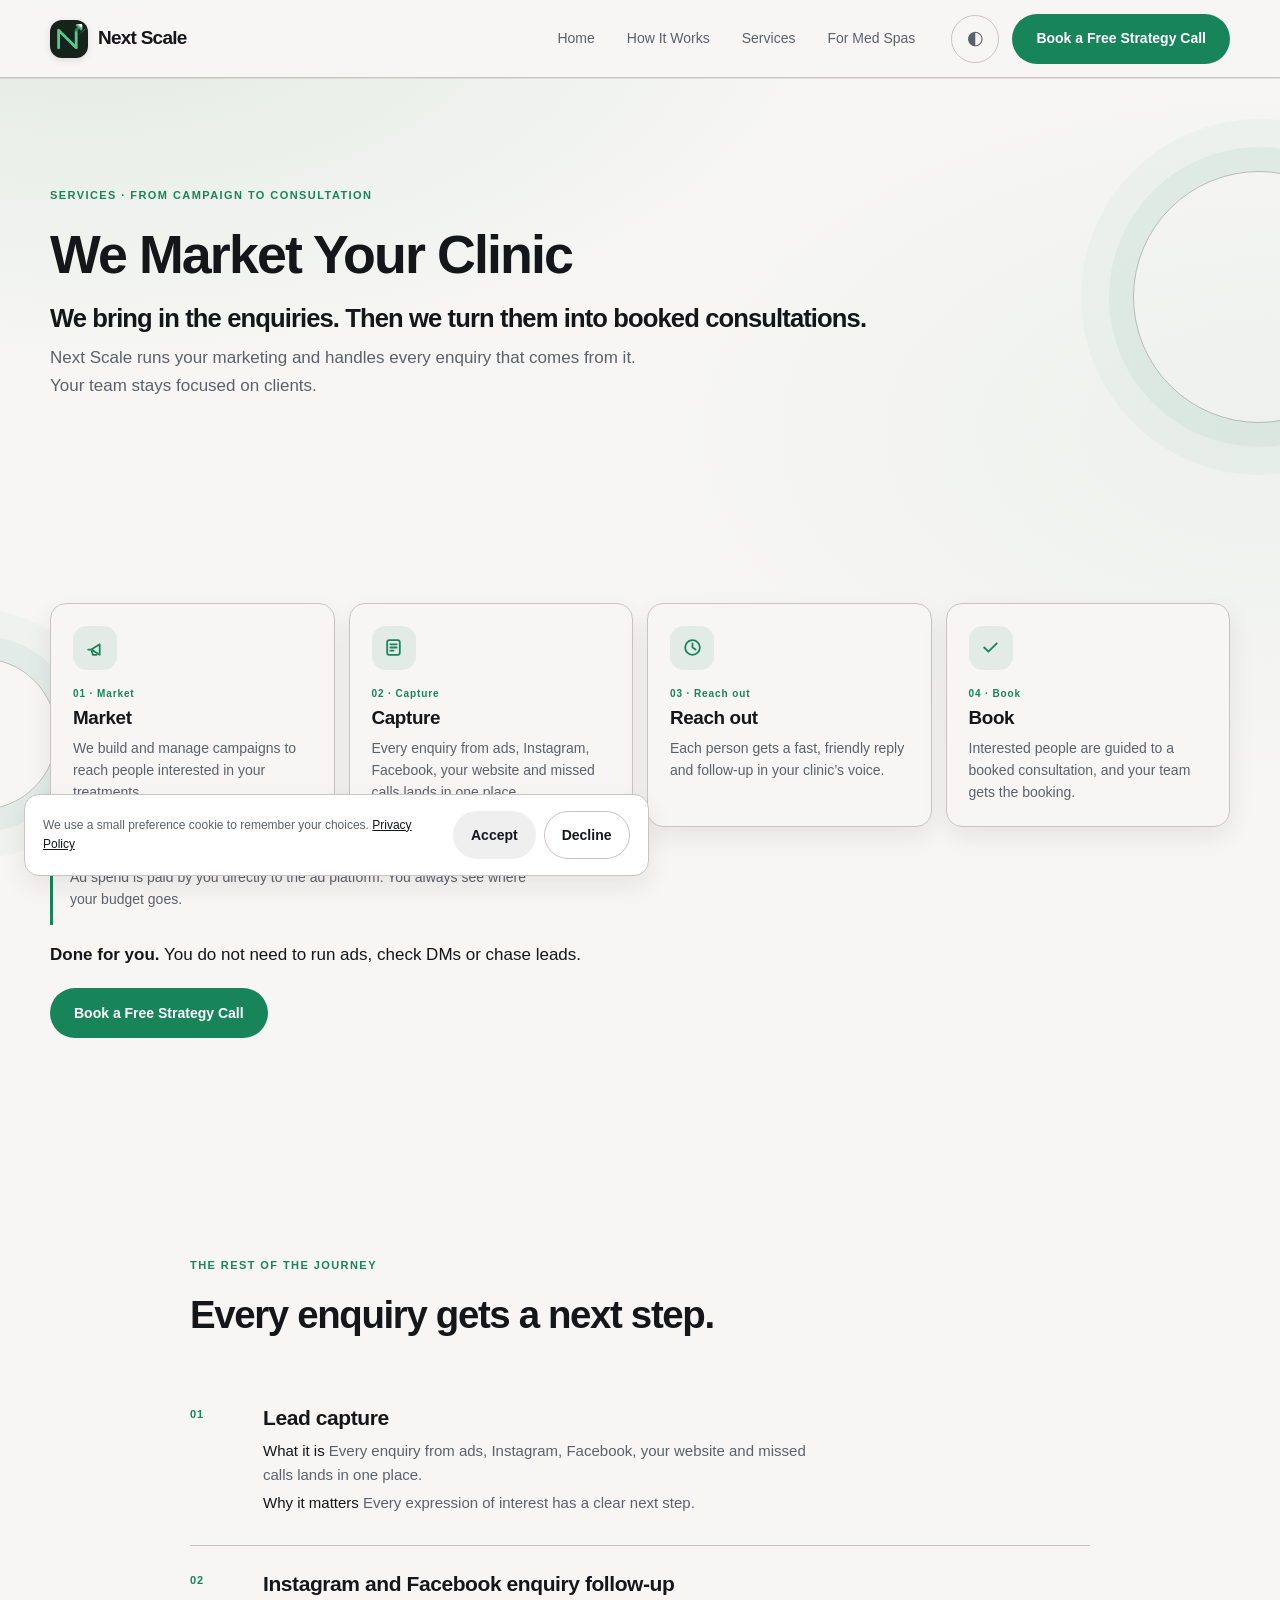
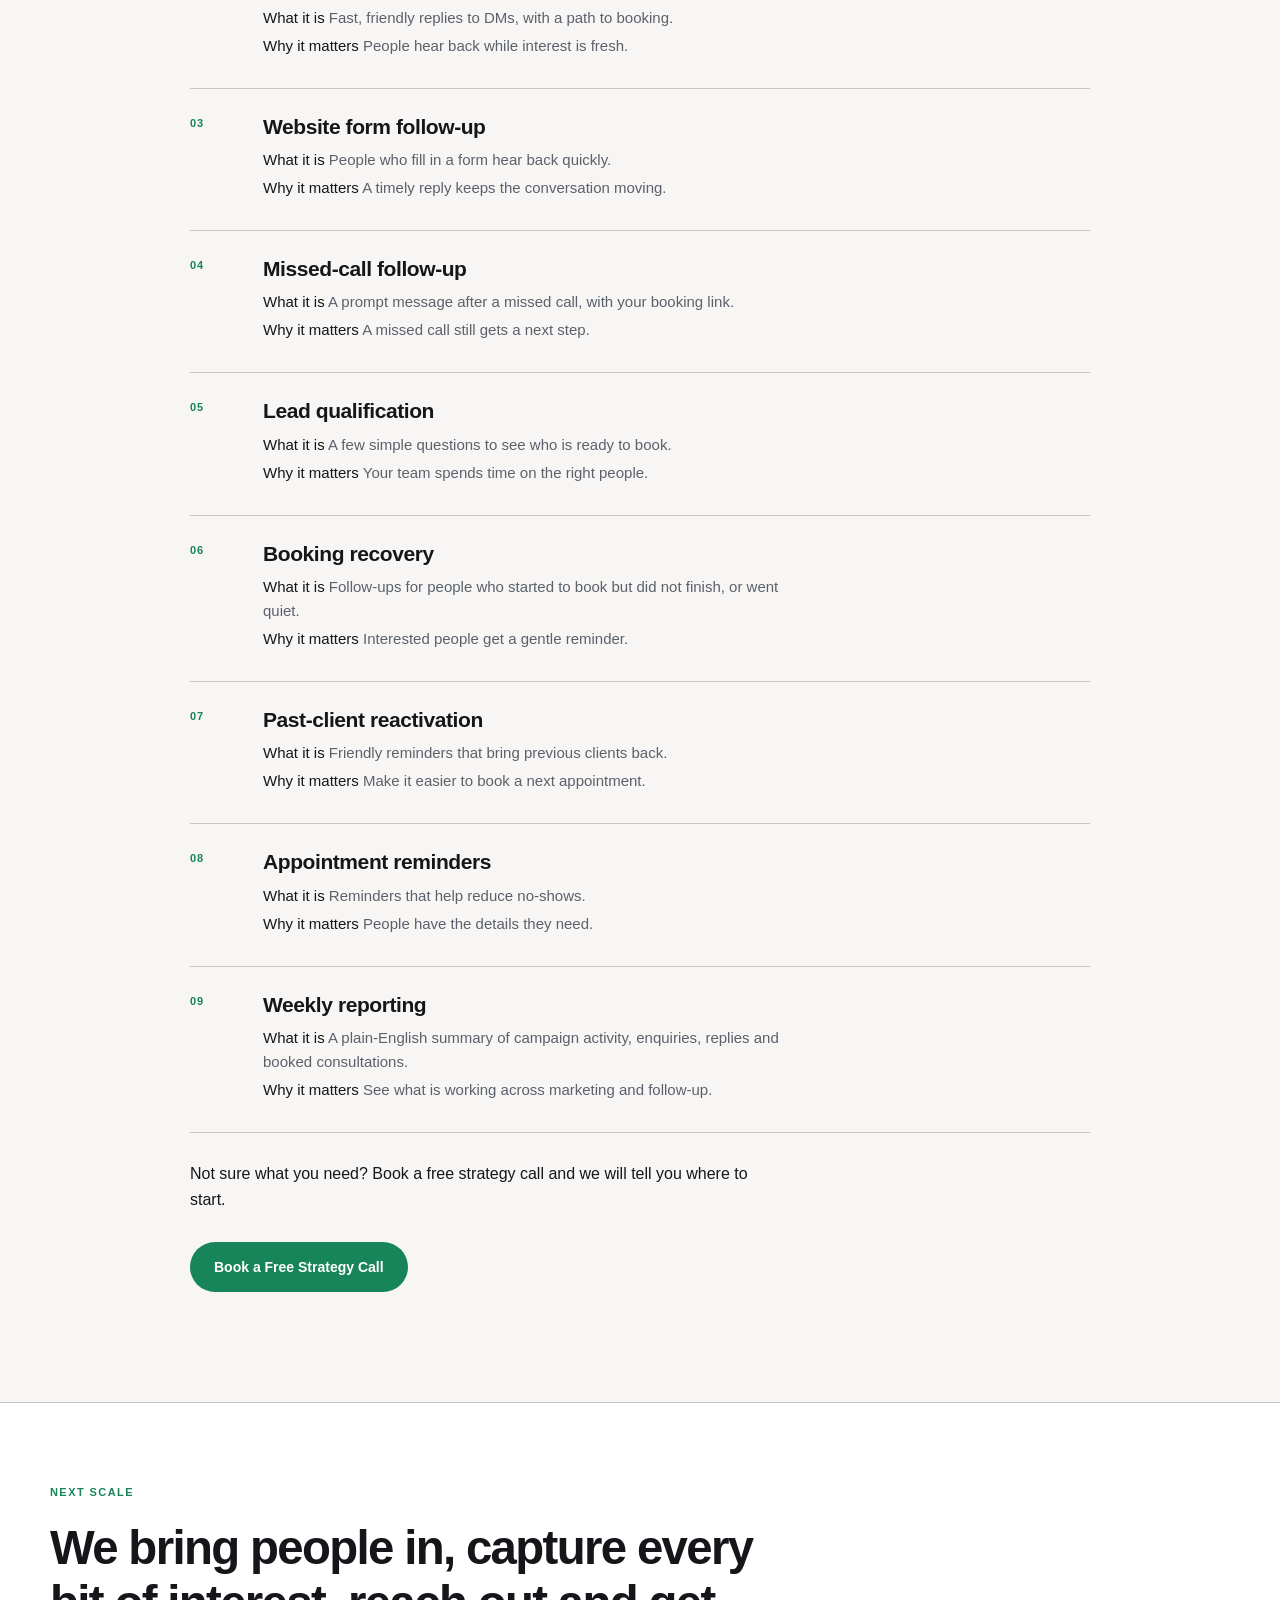
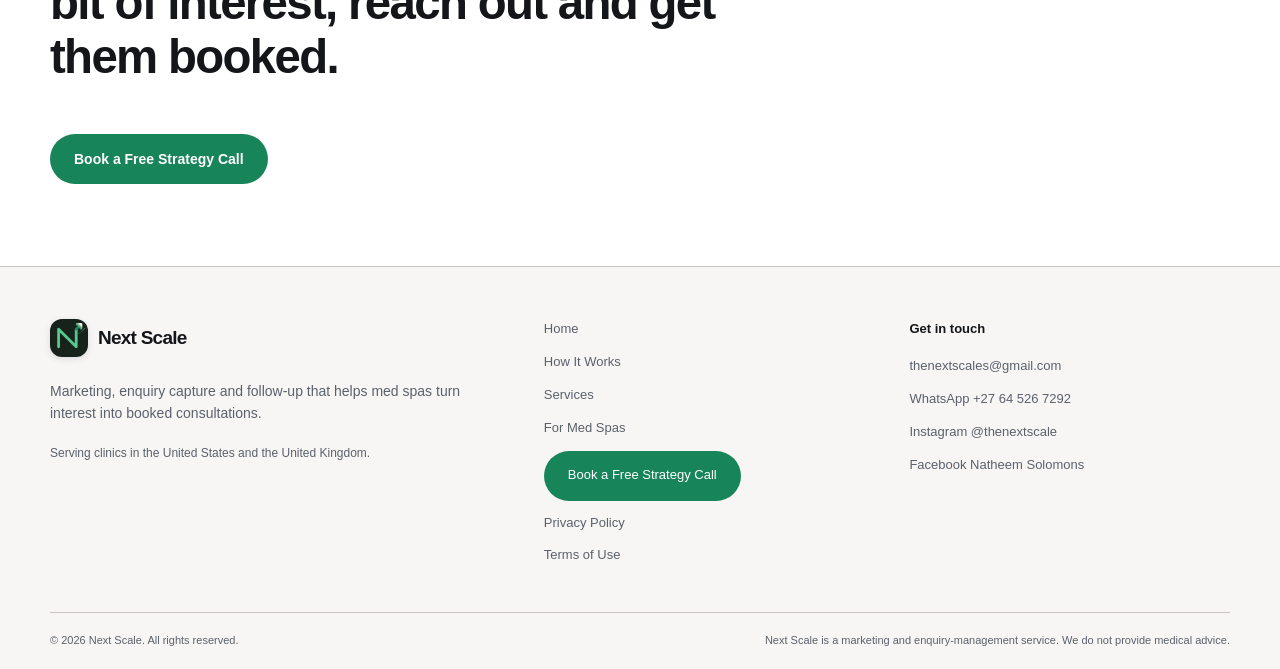
<file: services.html>
<!doctype html>
<html lang="en-GB">
<head>
  <meta charset="utf-8">
  <meta name="viewport" content="width=device-width, initial-scale=1">
  <meta name="theme-color" content="#f7f6f4">
  <meta name="description" content="Next Scale markets med spas, captures every enquiry, reaches out in the clinic voice and guides people to booked consultations.">
  <link rel="canonical" href="https://thenextscale.co.za/services.html"><meta property="og:url" content="https://thenextscale.co.za/services.html"><meta property="og:type" content="website"><meta property="og:title" content="Services | Next Scale"><meta property="og:description" content="Clinic marketing, lead capture, fast follow-up and booking support for independent clinics."><meta property="og:image" content="https://thenextscale.co.za/og.svg">
  <meta name="twitter:card" content="summary_large_image">
  <meta name="twitter:title" content="Services | Next Scale">
  <meta name="twitter:description" content="Clinic marketing, lead capture, fast follow-up and booking support for independent clinics.">
  <meta name="twitter:image" content="https://thenextscale.co.za/og.svg">
  <meta name="twitter:url" content="https://thenextscale.co.za/services.html">
  <title>Next Scale | Clinic Marketing to Booked Consultations</title>
  <link rel="icon" href="./favicon.svg?v=20261021-final" type="image/svg+xml"><link rel="stylesheet" href="./styles.css?v=20261021-light-cta">
  <script src="./theme.js?v=20261021-audit"></script>
  <script type="application/ld+json">{"@context":"https://schema.org","@type":"Organization","@id":"https://thenextscale.co.za/#organization","url":"https://thenextscale.co.za/","name":"Next Scale","founder":{"@type":"Person","name":"Natheem Solomons"},"description":"Clinic marketing, enquiry capture and follow-up through to booked consultations."}</script>
</head>
<body>
<a class="skip-link" href="#main">Skip to content</a>
<header class="header"><div class="header-inner wrap"><a class="brand" href="./index.html" aria-label="Next Scale home"><svg class="brand-mark" width="40" height="40" viewBox="0 0 40 40" aria-hidden="true"><defs><linearGradient id="header-arrow-fade" x1="0%" y1="100%" x2="100%" y2="0%"><stop offset="0%" stop-color="var(--logo-arrow-start)"/><stop offset="38%" stop-color="var(--logo-arrow-start)"/><stop offset="68%" stop-color="var(--logo-arrow-blend)"/><stop offset="100%" stop-color="var(--logo-arrow-end)"/></linearGradient></defs><path class="mark-n" d="M7 31V9L29 31V9"/><path class="mark-arrow" d="M29 9 35 3M30 3h5v5"/><path class="mark-ribbon" d="M30 15C34 14 37 11 40 8"/></svg><span>Next Scale</span></a><nav class="desktop-nav" aria-label="Main navigation"><a href="./index.html">Home</a><a href="./how-it-works.html">How It Works</a><a href="./services.html">Services</a><a href="./for-med-spas.html">For Med Spas</a></nav><div class="header-actions"><button class="theme-toggle" aria-label="Switch colour theme" title="Switch colour theme"><span aria-hidden="true">◐</span></button><a class="button button-primary header-cta" href="./book.html" data-cta><span class="cta-long">Book a Free Strategy Call</span><span class="cta-short">Book a Call</span><span class="cta-mini">Book</span></a><button class="menu-toggle" aria-expanded="false" aria-controls="mobile-menu" aria-label="Open menu"><span></span><span></span></button></div></div><div class="mobile-menu" id="mobile-menu" hidden><nav aria-label="Mobile navigation"><a href="./index.html">Home</a><a href="./how-it-works.html">How It Works</a><a href="./services.html">Services</a><a href="./for-med-spas.html">For Med Spas</a><a href="./book.html">Book a Strategy Call</a></nav></div></header>
<main id="main"></main>
<footer id="footer"></footer>
<div class="cookie-banner" role="region" aria-label="Cookie preferences" hidden><p>We use a small preference cookie to remember your choices. <a href="./privacy.html">Privacy Policy</a></p><div><button class="button button-small cookie-accept">Accept</button><button class="button button-small button-outline cookie-decline">Decline</button></div></div>
<div class="mobile-sticky-cta"><a class="button button-primary" href="./book.html" data-cta>Book a Free Strategy Call</a></div>

<script src="./config.js?v=20261021-calendly-embed"></script><script src="./app.js?v=20261021-light-cta"></script>
</body></html>
</file>
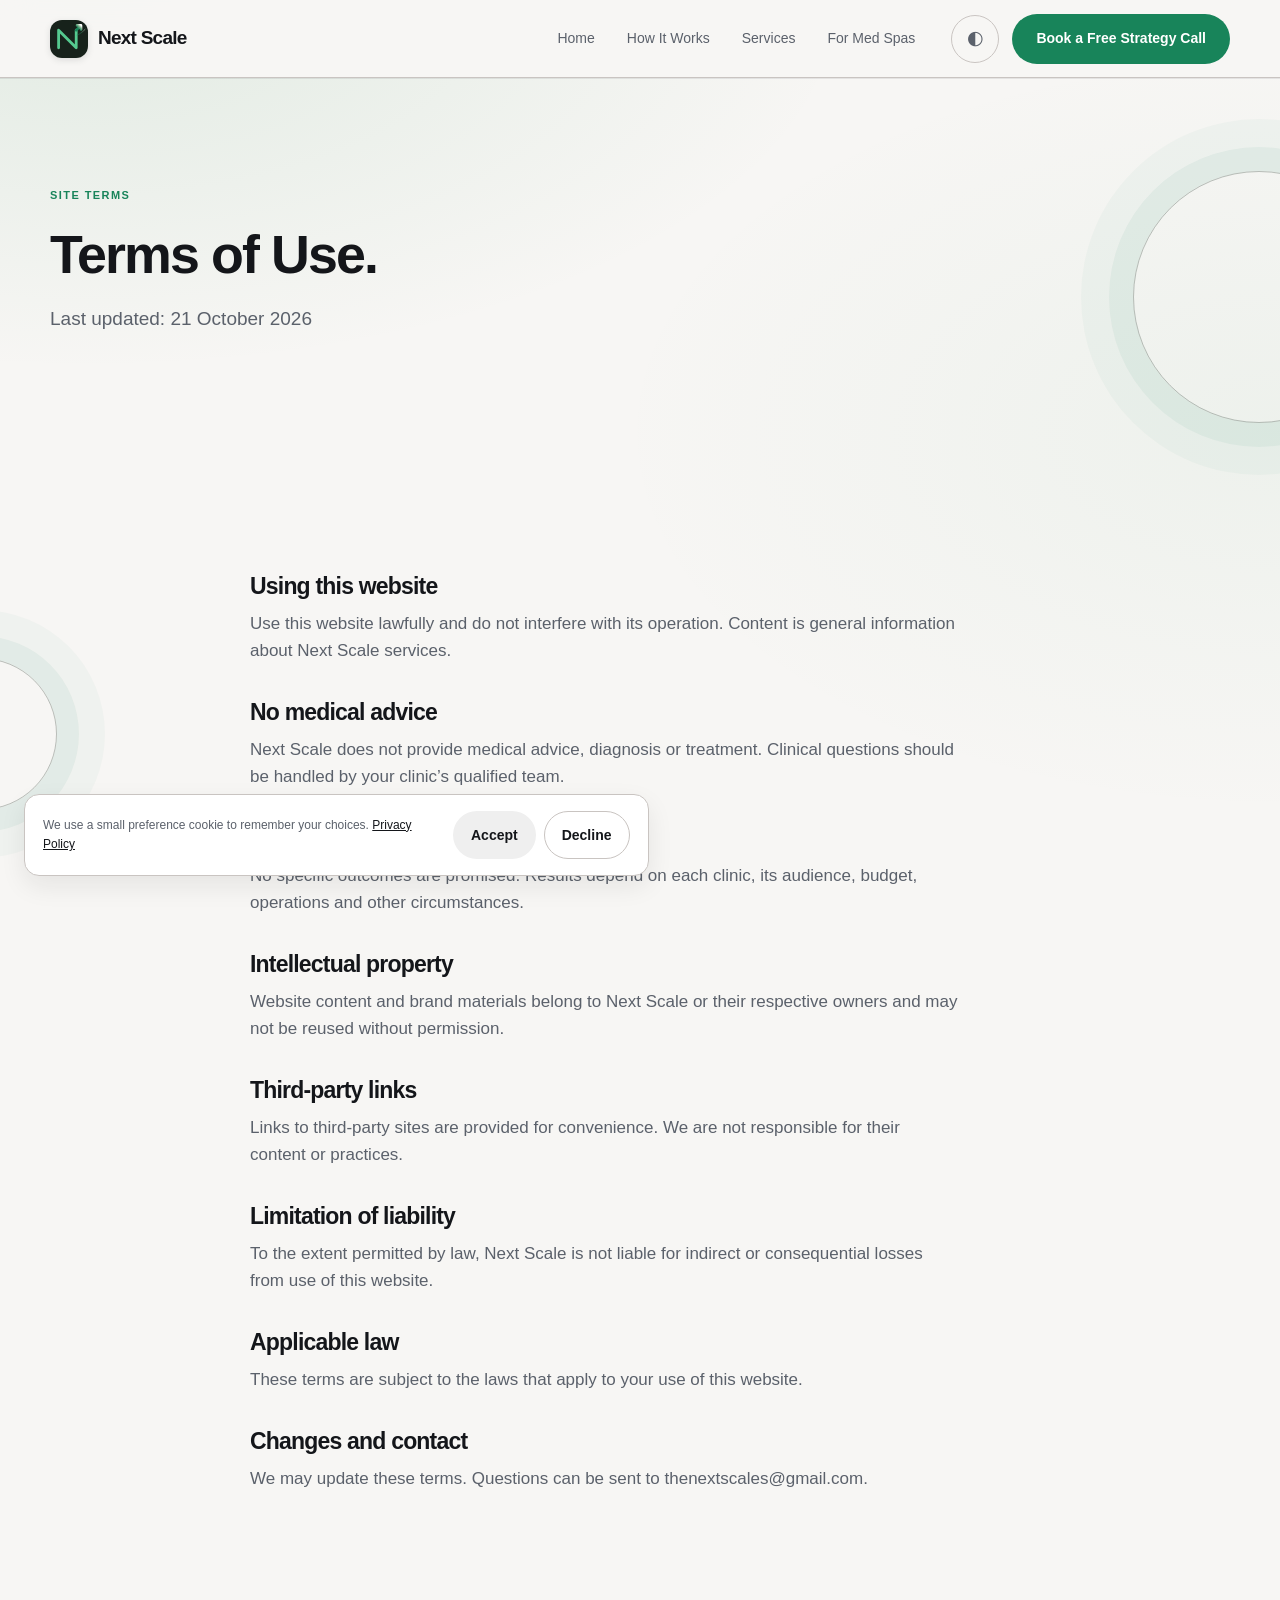
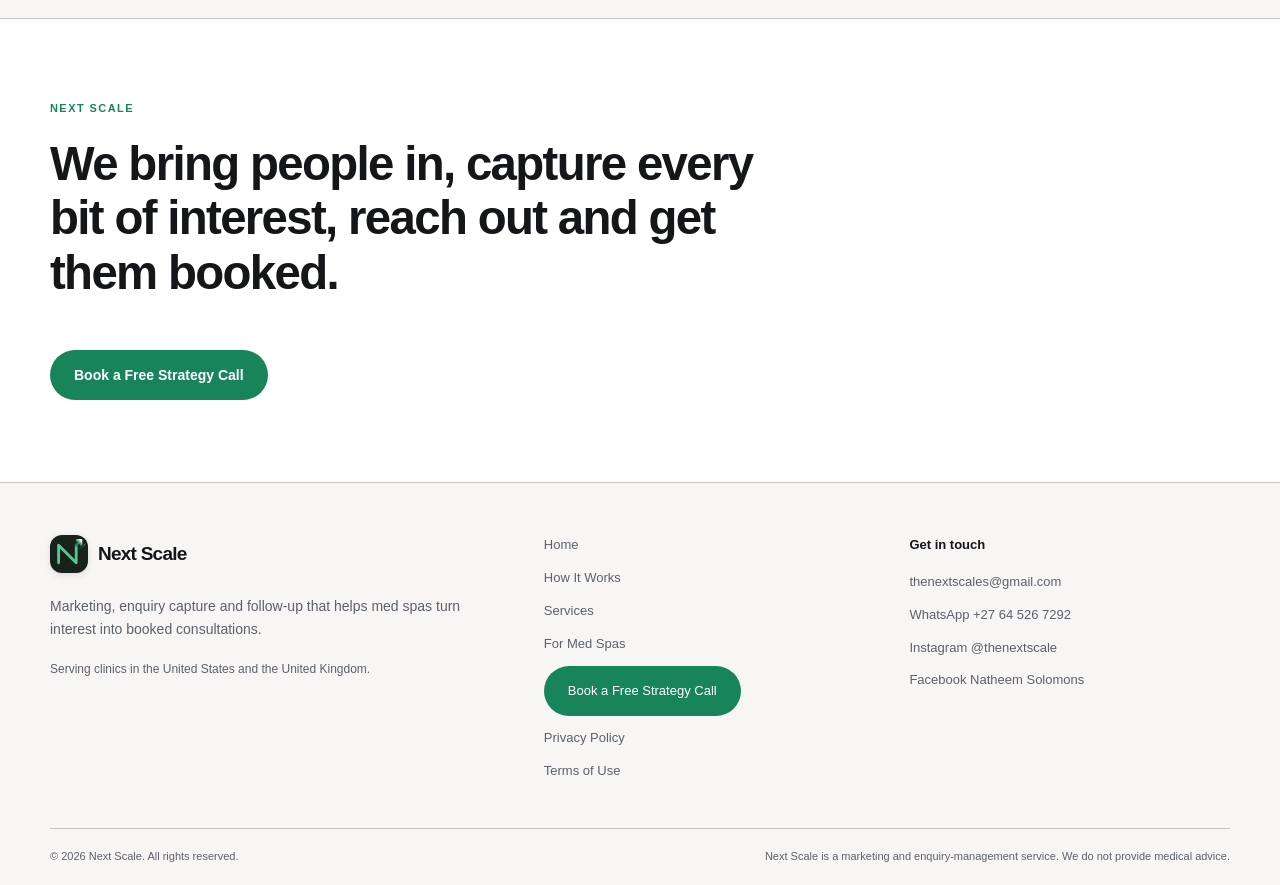
<file: terms.html>
<!doctype html>
<html lang="en-GB">
<head>
  <meta charset="utf-8">
  <meta name="viewport" content="width=device-width, initial-scale=1">
  <meta name="theme-color" content="#f7f6f4">
  <meta name="description" content="Next Scale markets med spas, captures every enquiry, reaches out in the clinic voice and guides people to booked consultations.">
  <link rel="canonical" href="https://thenextscale.co.za/terms.html"><meta property="og:url" content="https://thenextscale.co.za/terms.html"><meta property="og:type" content="website"><meta property="og:title" content="Terms of Use | Next Scale"><meta property="og:description" content="Read the Next Scale terms of use."><meta property="og:image" content="https://thenextscale.co.za/og.svg">
  <meta name="twitter:card" content="summary_large_image">
  <meta name="twitter:title" content="Terms of Use | Next Scale">
  <meta name="twitter:description" content="Read the Next Scale terms of use.">
  <meta name="twitter:image" content="https://thenextscale.co.za/og.svg">
  <meta name="twitter:url" content="https://thenextscale.co.za/terms.html">
  <title>Next Scale | Clinic Marketing to Booked Consultations</title>
  <link rel="icon" href="./favicon.svg?v=20261021-final" type="image/svg+xml"><link rel="stylesheet" href="./styles.css?v=20261021-light-cta">
  <script src="./theme.js?v=20261021-audit"></script>
  <script type="application/ld+json">{"@context":"https://schema.org","@type":"Organization","@id":"https://thenextscale.co.za/#organization","url":"https://thenextscale.co.za/","name":"Next Scale","founder":{"@type":"Person","name":"Natheem Solomons"},"description":"Clinic marketing, enquiry capture and follow-up through to booked consultations."}</script>
</head>
<body>
<a class="skip-link" href="#main">Skip to content</a>
<header class="header"><div class="header-inner wrap"><a class="brand" href="./index.html" aria-label="Next Scale home"><svg class="brand-mark" width="40" height="40" viewBox="0 0 40 40" aria-hidden="true"><defs><linearGradient id="header-arrow-fade" x1="0%" y1="100%" x2="100%" y2="0%"><stop offset="0%" stop-color="var(--logo-arrow-start)"/><stop offset="38%" stop-color="var(--logo-arrow-start)"/><stop offset="68%" stop-color="var(--logo-arrow-blend)"/><stop offset="100%" stop-color="var(--logo-arrow-end)"/></linearGradient></defs><path class="mark-n" d="M7 31V9L29 31V9"/><path class="mark-arrow" d="M29 9 35 3M30 3h5v5"/><path class="mark-ribbon" d="M30 15C34 14 37 11 40 8"/></svg><span>Next Scale</span></a><nav class="desktop-nav" aria-label="Main navigation"><a href="./index.html">Home</a><a href="./how-it-works.html">How It Works</a><a href="./services.html">Services</a><a href="./for-med-spas.html">For Med Spas</a></nav><div class="header-actions"><button class="theme-toggle" aria-label="Switch colour theme" title="Switch colour theme"><span aria-hidden="true">◐</span></button><a class="button button-primary header-cta" href="./book.html" data-cta><span class="cta-long">Book a Free Strategy Call</span><span class="cta-short">Book a Call</span><span class="cta-mini">Book</span></a><button class="menu-toggle" aria-expanded="false" aria-controls="mobile-menu" aria-label="Open menu"><span></span><span></span></button></div></div><div class="mobile-menu" id="mobile-menu" hidden><nav aria-label="Mobile navigation"><a href="./index.html">Home</a><a href="./how-it-works.html">How It Works</a><a href="./services.html">Services</a><a href="./for-med-spas.html">For Med Spas</a><a href="./book.html">Book a Strategy Call</a></nav></div></header>
<main id="main"></main>
<footer id="footer"></footer>
<div class="cookie-banner" role="region" aria-label="Cookie preferences" hidden><p>We use a small preference cookie to remember your choices. <a href="./privacy.html">Privacy Policy</a></p><div><button class="button button-small cookie-accept">Accept</button><button class="button button-small button-outline cookie-decline">Decline</button></div></div>
<div class="mobile-sticky-cta"><a class="button button-primary" href="./book.html" data-cta>Book a Free Strategy Call</a></div>

<script src="./config.js?v=20261021-calendly-embed"></script><script src="./app.js?v=20261021-light-cta"></script>
</body></html>
</file>
<file: styles.css>
:root{font-family:Inter,sans-serif;color-scheme:light;--bg:#fff;--surface:#f7f6f4;--ink:#14161a;--muted:#5b616b;--line:#e6e4e0;--accent:#18845a;--accent-hover:#106b48;--card:#fff;--shadow:0 8px 24px rgba(20,22,26,.055);--header:rgba(255,255,255,.92)}
:root[data-theme=dark]{color-scheme:dark;--bg:#14161a;--surface:#1e2127;--ink:#fff;--muted:#a7adb7;--line:#35383e;--accent:#55c98f;--accent-hover:#79dda9;--card:#1e2127;--shadow:none;--header:rgba(20,22,26,.94)}
*{box-sizing:border-box}html{scroll-behavior:smooth;scroll-padding-top:90px}body{margin:0;background:var(--bg);color:var(--ink);font-size:17px;line-height:1.6;-webkit-font-smoothing:antialiased}a{color:inherit;text-decoration:none}button{font:inherit;color:inherit}p{margin:0 0 1rem;color:var(--muted);max-width:66ch}h1,h2,h3{margin:0;color:var(--ink);font-weight:600;letter-spacing:-.035em;line-height:1.16}h1{font-size:clamp(2.25rem,4.2vw,4rem)}h2{font-size:clamp(1.8rem,3vw,2.75rem)}h3{font-size:1.18rem;letter-spacing:-.02em}::selection{background:#18845a24}.wrap{width:min(1180px,calc(100% - 56px));margin-inline:auto}.skip-link{position:absolute;left:1rem;top:-5rem;padding:.7rem 1rem;background:var(--ink);color:var(--bg);z-index:100}.skip-link:focus{top:1rem}:focus-visible{outline:3px solid var(--accent);outline-offset:3px}
.header{height:78px;position:sticky;top:0;z-index:20;background:var(--header);backdrop-filter:blur(16px);border-bottom:1px solid var(--line)}.header-inner{height:100%;display:flex;align-items:center;justify-content:space-between;gap:28px}.brand{display:inline-flex;align-items:center;gap:10px;color:var(--ink);font-size:19px;font-weight:600;letter-spacing:-.04em;white-space:nowrap}.brand-mark{width:34px;height:34px;overflow:visible;fill:none;stroke:currentColor;stroke-width:3.1;stroke-linecap:round;stroke-linejoin:round}.brand-mark circle{fill:var(--accent);stroke:none}.desktop-nav{display:flex;gap:32px;margin-left:auto;margin-right:8px}.desktop-nav a,.mobile-menu a,.footer-main nav a{font-size:14px;font-weight:500;color:var(--muted);transition:color .2s}.desktop-nav a:hover,.mobile-menu a:hover,.footer-main nav a:hover{color:var(--ink)}.header-actions{display:flex;align-items:center;gap:13px}.button{min-height:50px;padding:0 23px;border:1px solid transparent;border-radius:999px;display:inline-flex;align-items:center;justify-content:center;gap:8px;font-size:14px;font-weight:600;transition:background .2s,transform .2s,border-color .2s;cursor:pointer}.button:hover{transform:translateY(-1px)}.button-primary{background:var(--accent);color:white}.button-primary:hover{background:var(--accent-hover)}.button-outline{border-color:var(--line);background:transparent}.button-small{min-height:42px;padding:0 17px}.theme-toggle,.menu-toggle{width:44px;height:44px;display:grid;place-items:center;border:1px solid var(--line);border-radius:50%;background:transparent;cursor:pointer}.theme-toggle span{font-size:19px;color:var(--muted)}.menu-toggle{display:none}.mobile-menu{position:absolute;top:78px;left:0;right:0;background:var(--bg);border-bottom:1px solid var(--line);padding:16px 24px 24px}.mobile-menu nav{display:grid}.mobile-menu a{padding:14px 0;border-bottom:1px solid var(--line);font-size:16px}.mobile-menu a:last-child{border:0}
.hero{min-height:650px;display:grid;grid-template-columns:1.05fr .95fr;align-items:center;gap:36px;padding-block:70px 82px}.hero-copy{max-width:620px}.eyebrow{font-size:11px;line-height:1.4;font-weight:600;letter-spacing:.13em;color:var(--accent);margin:0 0 20px}.hero h1{max-width:660px}.hero-promise{font-size:clamp(1.13rem,1.7vw,1.42rem);line-height:1.42;letter-spacing:-.025em;margin-top:22px;max-width:590px}.hero-sub{font-size:18px;margin:15px 0 24px}.hero-actions{display:flex;align-items:center;gap:23px;flex-wrap:wrap}.text-link{font-size:14px;font-weight:600;color:var(--ink);display:inline-flex;gap:9px;align-items:center}.text-link span{color:var(--accent);font-size:18px}.trust-line{font-size:13px;margin:12px 0 0}.phone-art{position:relative;min-height:470px;display:grid;place-items:center;isolation:isolate}.phone{position:relative;z-index:2;width:min(320px,78%);padding:17px 16px 14px;border:1px solid var(--line);background:var(--card);border-radius:32px;box-shadow:0 25px 70px rgba(20,22,26,.12);transform:rotate(2deg)}.phone-top{height:38px;display:flex;align-items:center;gap:9px;border-bottom:1px solid var(--line);padding-bottom:12px;font-size:12px}.phone-dot{width:25px;height:25px;border-radius:50%;background:var(--surface);border:1px solid var(--line)}.phone-menu{margin-left:auto;color:var(--muted);letter-spacing:2px}.chat-date{text-align:center;color:var(--muted);font-size:9px;letter-spacing:.08em;margin:15px 0}.bubble{width:86%;padding:11px 13px;border-radius:15px;font-size:11px;line-height:1.5;margin-bottom:11px}.incoming{background:var(--surface);border-bottom-left-radius:4px}.outgoing{margin-left:auto;background:#e4f2eb;color:#193329;border-bottom-right-radius:4px}.link-card{padding:11px;display:flex;align-items:center;gap:10px;border:1px solid var(--line);border-radius:13px;margin:14px 0}.link-icon{width:28px;height:28px;border-radius:8px;background:#18845a18;color:var(--accent);display:grid;place-items:center}.link-card b,.link-card small,.booking-confirm b,.booking-confirm small{display:block}.link-card b,.booking-confirm b{font-size:10px}.link-card small,.booking-confirm small{font-size:9px;color:var(--muted)}.booking-confirm{display:flex;align-items:center;gap:10px;padding:13px;background:#e8f4ed;border-radius:13px;color:#193329}.booking-confirm>span{width:26px;height:26px;display:grid;place-items:center;border-radius:50%;background:#d4ecdf;color:#176c4a}.phone-caption{text-align:center;color:var(--muted);font-size:9px;padding-top:12px}.art-orbit{position:absolute;border:1px solid var(--line);border-radius:50%;z-index:-1}.orbit-one{width:420px;height:420px}.orbit-two{width:510px;height:510px}.phone-art:after{content:"";position:absolute;width:75px;height:75px;background:var(--surface);border-radius:20px;right:8%;top:19%;transform:rotate(17deg);z-index:0}
.section{padding:110px 0}.section-warm{background:var(--surface)}.section-heading{max-width:690px;margin-bottom:42px}.section-heading h2{margin-bottom:15px}.section-heading>p:last-child{font-size:17px}.grid{display:grid;gap:16px}.grid.four{grid-template-columns:repeat(4,1fr)}.grid.three{grid-template-columns:repeat(3,1fr)}.card{background:var(--card);border:1px solid var(--line);border-radius:17px;padding:25px;box-shadow:var(--shadow);min-height:185px}.card-number,.service-index{font-size:11px;font-weight:600;letter-spacing:.08em;color:var(--accent)}.card h3{margin:24px 0 9px}.card p{font-size:15px;margin:0}.closing-line{font-size:16px;color:var(--ink);font-weight:500;margin:28px 0 0}.feature{min-height:190px}.feature-mark{display:grid;place-items:center;width:35px;height:35px;border:1px solid var(--line);border-radius:11px;color:var(--accent);font-size:18px}.feature h3{margin:20px 0 8px}.section-link{margin-top:27px}.flow{list-style:none;padding:0;margin:48px 0 25px;display:grid;grid-template-columns:repeat(6,1fr);position:relative;gap:12px}.flow:before{content:"";height:1px;background:var(--line);position:absolute;left:7%;right:7%;top:18px}.flow li{position:relative}.step-num{width:37px;height:37px;display:grid;place-items:center;border-radius:50%;background:var(--bg);border:1px solid var(--line);color:var(--accent);font-size:11px;font-weight:600;position:relative}.flow h3{font-size:15px;margin:17px 0 7px;letter-spacing:-.025em}.flow p{font-size:13px;margin:0;line-height:1.5}.center-line{text-align:center;margin:25px auto;color:var(--muted)}.center-cta{text-align:center}.outcome{background:var(--surface)}.outcome-wrap{display:grid;grid-template-columns:1fr 1fr;align-items:center;gap:84px}.outcome-wrap h2{font-size:clamp(2rem,3.5vw,3.15rem);margin-bottom:18px}.fine-print{font-size:12px;line-height:1.55;margin:18px 0 22px}.timeline{border-top:1px solid var(--line)}.timeline article{padding:23px 0 23px 25px;border-bottom:1px solid var(--line);position:relative}.timeline article:before{content:"";width:8px;height:8px;border-radius:50%;background:var(--accent);position:absolute;left:0;top:29px}.timeline span{font-size:10px;letter-spacing:.1em;font-weight:600;color:var(--muted)}.timeline h3{margin:6px 0}.timeline p{font-size:14px;margin:0}.clinics-wrap{display:grid;grid-template-columns:1fr 1fr;gap:80px;align-items:center}.clinics-wrap h2{margin-bottom:17px}.tag-list{display:flex;gap:10px;flex-wrap:wrap}.tag-list span{border:1px solid var(--line);background:var(--card);border-radius:999px;padding:12px 16px;font-size:14px;color:var(--muted)}.mini-steps article{padding:8px 18px 12px}.mini-steps h3{margin:17px 0 9px}.mini-steps p{font-size:15px}.dual-cta{display:flex;align-items:center;justify-content:center;gap:25px;margin-top:20px}.why-wrap{display:grid;grid-template-columns:.85fr 1fr;gap:24px 90px}.why-wrap h2{max-width:400px}.check-list{list-style:none;padding:0;margin:0}.check-list li{padding:11px 0 11px 27px;border-bottom:1px solid var(--line);position:relative;color:var(--muted)}.check-list li:before{content:"";position:absolute;left:2px;top:17px;width:9px;height:5px;border-left:1.7px solid var(--accent);border-bottom:1.7px solid var(--accent);transform:rotate(-45deg)}.why-wrap blockquote{grid-column:2;margin:20px 0 0;padding:25px 28px;border-left:2px solid var(--accent);background:var(--surface);border-radius:0 14px 14px 0;color:var(--ink);font-size:17px}.why-wrap cite{display:block;font-style:normal;font-size:13px;color:var(--muted);margin-top:12px}.founder-photo{display:block;font-size:11px;color:var(--muted);margin-top:10px}.faq-wrap{max-width:850px}.faq{border-top:1px solid var(--line)}.faq details{border-bottom:1px solid var(--line)}.faq summary{list-style:none;cursor:pointer;min-height:66px;padding:18px 4px;display:flex;justify-content:space-between;align-items:center;gap:20px;font-weight:500;color:var(--ink)}.faq summary::-webkit-details-marker{display:none}.faq summary span{font-size:22px;color:var(--accent);font-weight:400}.faq details[open] summary span{transform:rotate(45deg)}.faq details p{padding:0 40px 20px 4px;font-size:15px;margin:0;max-width:75ch}.cta-band{background:#14161a;color:#fff;padding:82px 0}.cta-band .wrap{display:flex;align-items:flex-start;flex-direction:column}.cta-band h2{color:white;max-width:750px;font-size:clamp(2rem,3.7vw,3.2rem);margin-bottom:25px}
.page-hero{padding-block:110px 78px}.page-hero h1{max-width:850px;margin-bottom:18px}.page-hero>p:last-child{font-size:19px;max-width:680px}.detail-steps{max-width:820px;margin:0 auto}.detail-steps article{display:grid;grid-template-columns:54px 1fr;gap:20px;padding:26px 0;border-bottom:1px solid var(--line)}.detail-steps h2{font-size:23px;margin:3px 0 8px}.detail-steps p{margin:0}.team-split,.approach{display:grid;grid-template-columns:1fr 1fr;gap:30px;margin:90px 0}.team-split article,.approach>div{padding:30px;background:var(--surface);border-radius:16px}.team-split h2,.approach h2{font-size:26px;margin-bottom:12px}.timeline-head{margin:0 0 20px}.service-list{max-width:900px}.service-row{display:grid;grid-template-columns:55px 1fr;gap:18px;padding:26px 0;border-bottom:1px solid var(--line)}.service-row h3{font-size:21px;margin-bottom:9px}.service-row p{font-size:15px;margin:4px 0}.service-row b{color:var(--ink);font-weight:500}.service-list>.button{margin-top:30px}.day-wrap{display:grid;grid-template-columns:1fr 1fr;gap:50px;align-items:center}.day-wrap h2{margin-bottom:16px}.day-wrap .phone-art{min-height:420px}.approach .check-list{margin-top:16px}.booking-layout{display:grid;grid-template-columns:.8fr 1.2fr;gap:70px;align-items:start}.booking-layout h2{font-size:28px;margin-bottom:18px}.booking-layout h3{font-size:18px;margin:30px 0 9px}.booking-layout .check-list{margin-bottom:22px}.message-first a{color:var(--ink);text-decoration:underline;text-underline-offset:3px}.calendar-panel{min-height:520px;border:1px solid var(--line);border-radius:18px;overflow:hidden;background:var(--surface)}.calendar-frame{width:100%;height:680px;border:0;background:white}.legal{max-width:780px}.legal h2{font-size:23px;margin:35px 0 10px}.legal p{max-width:75ch}.footer-main{padding-block:52px 46px;display:grid;grid-template-columns:1.4fr 1fr 1fr;gap:45px}.footer-brand p{font-size:14px;margin:14px 0}.footer-brand small{color:var(--muted);font-size:12px}.footer-main nav,.footer-contact{display:flex;flex-direction:column;align-items:flex-start;gap:12px}.footer-main nav a,.footer-contact a,.footer-contact b{font-size:13px}.footer-contact a{color:var(--muted)}.footer-contact b{margin-bottom:4px}.footer-bottom{border-top:1px solid var(--line);padding-block:19px;display:flex;justify-content:space-between;gap:20px;color:var(--muted);font-size:11px}.footer-bottom span:last-child{text-align:right}.cookie-banner{position:fixed;z-index:40;left:24px;bottom:24px;max-width:min(670px,calc(100% - 48px));padding:16px 18px;background:var(--card);color:var(--ink);border:1px solid var(--line);border-radius:15px;box-shadow:var(--shadow);display:flex;align-items:center;gap:20px}.cookie-banner[hidden]{display:none}.cookie-banner p{font-size:12px;margin:0;max-width:390px}.cookie-banner p a{text-decoration:underline;color:var(--ink)}.cookie-banner>div{display:flex;gap:8px}.mobile-sticky-cta{display:none}
@media(max-width:950px){.hero{grid-template-columns:1fr 0.8fr;gap:5px}.hero h1{font-size:clamp(2.2rem,5vw,3.2rem)}.grid.four{grid-template-columns:repeat(2,1fr)}.flow{grid-template-columns:repeat(3,1fr);row-gap:28px}.flow:before{display:none}.outcome-wrap{gap:38px}.desktop-nav{gap:20px}.header-cta{padding:0 17px;font-size:13px}}
@media(max-width:700px){html{scroll-padding-top:75px}body{font-size:16px}.wrap{width:calc(100% - 40px)}.header{height:68px}.header-inner{gap:10px}.brand{font-size:17px;gap:7px}.brand-mark{width:30px;height:30px}.desktop-nav{display:none}.header-actions{gap:8px}.header-cta{display:none}.theme-toggle,.menu-toggle{width:42px;height:42px}.menu-toggle{display:flex;flex-direction:column;justify-content:center;gap:5px}.menu-toggle span{width:16px;height:1.5px;background:var(--ink)}.mobile-menu{top:68px}.hero{display:flex;flex-direction:column;align-items:stretch;min-height:0;padding-block:51px 40px;gap:2px}.hero h1{font-size:clamp(2.15rem,9.8vw,2.6rem);line-height:1.08}.hero-promise{font-size:17px;margin-top:16px}.hero-sub{font-size:16px;margin:11px 0 19px}.hero-actions{gap:14px}.hero-actions .button{width:100%}.hero-actions .text-link{margin-left:2px}.trust-line{margin-top:9px}.phone-art{min-height:390px;margin-top:4px}.phone{width:270px}.orbit-one{width:330px;height:330px}.orbit-two{width:390px;height:390px}.section{padding:74px 0}.section-heading{margin-bottom:29px}.section-heading h2{font-size:29px}.section-heading>p:last-child{font-size:16px}.grid.four,.grid.three{grid-template-columns:1fr}.card{min-height:0;padding:21px}.card h3{margin:14px 0 8px}.feature{min-height:0}.feature h3{margin-top:13px}.closing-line{font-size:15px}.flow{display:flex;flex-direction:column;gap:0;margin:33px 0 20px;padding-left:2px}.flow:before{display:block;width:1px;height:auto;left:18px;right:auto;top:23px;bottom:25px}.flow li{display:grid;grid-template-columns:38px 1fr;grid-template-rows:auto auto;column-gap:15px;padding-bottom:21px}.flow li:last-child{padding-bottom:0}.flow .step-num{grid-row:span 2}.flow h3{margin:0 0 4px}.flow p{font-size:14px}.center-line{text-align:left;margin:23px 0}.center-cta .button{width:100%}.outcome-wrap,.clinics-wrap,.why-wrap,.day-wrap,.booking-layout{grid-template-columns:1fr;gap:32px}.outcome-wrap h2{font-size:29px}.clinics-wrap .tag-list{gap:8px}.tag-list span{font-size:13px;padding:10px 13px}.mini-steps{gap:12px}.mini-steps article{padding:18px;background:var(--bg);border:1px solid var(--line);border-radius:15px}.dual-cta{justify-content:space-between;gap:12px}.why-wrap blockquote{grid-column:auto;margin:0;padding:20px}.faq summary{min-height:64px;font-size:15px}.faq details p{padding-right:10px;font-size:14px}.cta-band{padding:65px 0}.cta-band h2{font-size:29px}.page-hero{padding-block:72px 42px}.page-hero h1{font-size:36px}.page-hero>p:last-child{font-size:17px}.detail-steps article{grid-template-columns:42px 1fr;gap:12px;padding:21px 0}.detail-steps h2{font-size:21px}.team-split,.approach{grid-template-columns:1fr;margin:55px 0;gap:15px}.team-split article,.approach>div{padding:22px}.service-row{grid-template-columns:36px 1fr;gap:10px;padding:22px 0}.service-row h3{font-size:19px}.service-row p{font-size:14px}.day-wrap .phone-art{min-height:370px}.booking-layout{gap:30px}.calendar-panel,.calendar-frame{height:620px}.footer-main{grid-template-columns:1fr 1fr;gap:31px 18px;padding-block:42px 32px}.footer-brand{grid-column:1/-1}.footer-bottom{display:flex;flex-direction:column;gap:7px;padding-block:15px 90px}.footer-bottom span:last-child{text-align:left}.cookie-banner{left:12px;right:12px;bottom:12px;max-width:none;display:block;padding:13px}.cookie-banner p{max-width:none;margin-bottom:10px}.cookie-banner>div{justify-content:flex-end}.mobile-sticky-cta{display:block;position:fixed;z-index:15;bottom:0;left:0;right:0;padding:9px 16px calc(9px + env(safe-area-inset-bottom));background:var(--header);border-top:1px solid var(--line);transform:translateY(110%);transition:transform .22s}.mobile-sticky-cta.visible{transform:translateY(0)}.mobile-sticky-cta .button{width:100%;min-height:48px}.cookie-banner:not([hidden])~.mobile-sticky-cta.visible{display:none}}
@media(prefers-reduced-motion:reduce){*,*:before,*:after{scroll-behavior:auto!important;transition:none!important}}
.brand-mark .mark-n{stroke:#18845a}.footer-brand .brand-mark .mark-n{stroke:#18845a}.brand-mark .mark-arrow{stroke:#18845a;stroke-width:2.8;stroke-linecap:round;stroke-linejoin:round}.brand-mark .mark-ribbon{stroke:#18845a;stroke-width:1;stroke-linecap:round;opacity:.5}.brand-mark .mark-tip{fill:#18845a;stroke:none}.outgoing{background:#e4f2eb;color:#193329}.link-icon{background:#18845a18}.ad-source{display:flex;align-items:center;gap:9px;padding:10px;border:1px solid var(--line);border-radius:12px;background:var(--bg);margin:12px 0 8px}.ad-source b,.ad-source small{display:block}.ad-source b{font-size:10px}.ad-source small{font-size:8px;color:var(--muted)}.ad-glyph{width:27px;height:27px;border-radius:8px;background:#18845a18;color:var(--accent);display:grid;place-items:center}.ad-status{margin-left:auto;color:var(--accent);font-size:8px;font-weight:700;letter-spacing:.08em}.reply-now{font-size:8px;font-weight:700;letter-spacing:.08em;color:var(--accent);text-align:right;margin:-4px 0 5px}.reply-now span{font-size:10px}.ad-floating{position:absolute;z-index:3;right:-3%;bottom:16%;padding:11px 14px;border:1px solid var(--line);border-radius:999px;background:var(--card);box-shadow:var(--shadow);font-size:8px;letter-spacing:.07em;font-weight:700;color:var(--muted)}.ad-floating span{color:var(--accent);padding:0 4px}.menu-toggle[aria-expanded=true] span:first-child{transform:translateY(3.25px) rotate(45deg)}.menu-toggle[aria-expanded=true] span:last-child{transform:translateY(-3.25px) rotate(-45deg)}@media(max-width:700px){.ad-floating{right:0;bottom:12%;font-size:7px;padding:9px 10px}}
@media(max-width:780px){.desktop-nav{display:none}.header-cta{display:none}.menu-toggle{display:flex;flex-direction:column;justify-content:center;gap:5px}.menu-toggle span{width:16px;height:1.5px;background:var(--ink)}.mobile-menu{display:block}.mobile-menu[hidden]{display:none}}
.phone-art{overflow:clip}
/* Landing-page polish */
:root{--bg:#f7f6f4;--surface:#e9f3ed;--line:#ece9e7;--header:rgba(247,246,244,.94);--card:#fff;--shadow:0 12px 32px rgba(20,22,26,.08)}
:root[data-theme=dark]{--bg:#14161a;--surface:#1e2127;--line:#35383e;--header:rgba(20,22,26,.95);--card:#1e2127;--shadow:0 14px 34px rgba(0,0,0,.2)}
.phone-art{overflow:visible;min-height:0;padding:45px 10px 54px;isolation:isolate}
.phone{position:relative;z-index:2}
.art-orbit{max-width:100%;}
.orbit-one{width:min(420px,92%);height:auto;aspect-ratio:1}
.orbit-two{width:min(490px,100%);height:auto;aspect-ratio:1}
.ad-floating{right:0;}
.phone-top b{display:inline-block;padding:4px 10px;border-radius:999px;background:#18845a;color:#fff!important;font-size:10px;letter-spacing:.015em}
.brand-mark{width:38px;height:38px;padding:3px;border-radius:12px;background:#18845a12;stroke-width:3.2;filter:drop-shadow(0 2px 3px rgba(20,22,26,.12))}
.brand-mark .mark-n{stroke:#18845a;stroke-width:3.5}
.brand-mark .mark-ribbon{stroke-width:2;opacity:.72}
.brand-mark .mark-arrow{stroke-width:3.4}
.brand-mark .mark-tip{r:2}
.section-warm{background:var(--surface)}
.section{position:relative}
.journey-track article{transition:transform .24s ease,border-color .24s ease,box-shadow .24s ease}
.journey-track article:hover{transform:translateY(-5px);border-color:#18845a70;box-shadow:0 16px 36px rgba(20,22,26,.13)}
.reveal-ready{opacity:0;transform:translateY(16px);transition:opacity .55s ease,transform .55s cubic-bezier(.2,.75,.25,1)}
.reveal-ready.is-visible{opacity:1;transform:translateY(0)}
@keyframes page-arrive{from{opacity:0;transform:translateY(7px)}to{opacity:1;transform:translateY(0)}}
main{animation:page-arrive .32s ease both}
@view-transition{navigation:auto}
::view-transition-old(root){animation:fade-away .16s ease both}
::view-transition-new(root){animation:page-arrive .28s ease both}
@keyframes fade-away{to{opacity:0}}
@media(max-width:700px){.phone-art{padding:34px 4px 42px;min-height:0;overflow:hidden}.phone{width:min(270px,86%)}.orbit-one{width:min(330px,100%)}.orbit-two{width:min(390px,100%)}.ad-floating{right:1%;bottom:10%}.brand-mark{width:32px;height:32px}.journey-intro{grid-template-columns:1fr;gap:12px}.journey-track{grid-template-columns:1fr;gap:12px}.journey-track article{min-height:0}.journey-arrow{transform:rotate(90deg)}.journey-note{align-items:flex-start;flex-wrap:wrap;gap:10px 16px}.journey-note p{flex-basis:100%;order:2}.journey-note .text-link{margin-left:auto}}
@media(prefers-reduced-motion:reduce){*,*:before,*:after{scroll-behavior:auto!important;transition:none!important;animation:none!important}main{animation:none}.reveal-ready{opacity:1;transform:none}.journey-track article:hover{transform:none}::view-transition-old(root),::view-transition-new(root){animation:none}}
@media(max-width:780px){.header-cta{display:inline-flex;min-height:42px;padding:0 12px;font-size:12px}.cta-long{display:none}.cta-short{display:inline}.cta-mini{display:none}}
@media(max-width:360px){.header-inner{gap:6px}.brand{font-size:15px;gap:5px}.brand-mark{width:27px;height:27px}.header-actions{gap:6px}.theme-toggle,.menu-toggle{width:38px;height:38px}.header-cta{min-height:38px;padding:0 10px;font-size:11px}.cta-short{display:none}.cta-mini{display:inline}}

.cta-short,.cta-mini{display:none}@media(max-width:780px){.cta-short{display:inline}}@media(max-width:360px){.cta-short{display:none}.cta-mini{display:inline}}
.ad-journey{background:var(--surface)}.journey-intro{display:grid;grid-template-columns:1.12fr .88fr;gap:64px;align-items:end;margin-bottom:40px}.journey-intro h2{max-width:650px}.journey-intro>p{margin-bottom:4px}.journey-track{display:grid;grid-template-columns:minmax(0,1fr) 28px minmax(0,1fr) 28px minmax(0,1fr);align-items:center;gap:12px}.journey-track article{background:var(--card);border:1px solid var(--line);border-radius:18px;padding:26px;min-height:250px;box-shadow:var(--shadow)}.journey-track .eyebrow{font-size:9px;margin:18px 0 9px}.journey-track h3{margin-bottom:9px}.journey-track article>p:last-child{font-size:14px;margin:0}.journey-icon{width:45px;height:45px;border-radius:14px;background:#18845a18;color:var(--accent);display:grid;place-items:center;font-size:21px}.journey-arrow{font-size:22px;color:var(--accent);text-align:center}.journey-note{margin-top:18px;padding:22px 25px;background:var(--ink);border-radius:15px;display:flex;align-items:center;gap:22px}.journey-note>span{font-size:10px;letter-spacing:.12em;font-weight:700;color:#9dd4b0;white-space:nowrap}.journey-note p{margin:0;color:#f4f3f1;font-size:14px;flex:1}.journey-note .text-link{color:#fff;white-space:nowrap}.booking-intro h2{font-size:30px;margin-bottom:18px}.booking-intro .check-list{margin:0 0 27px}.booking-intro h3{font-size:16px;margin:29px 0 8px}.booking-intro a:not(.button){text-decoration:underline;text-underline-offset:3px}
@media(max-width:780px){.journey-intro{gap:28px}.journey-track article{padding:21px;min-height:265px}.journey-note{gap:14px}.booking-layout{grid-template-columns:1fr;gap:30px}}
@media(max-width:700px){.journey-intro{grid-template-columns:1fr;gap:12px;margin-bottom:27px}.journey-track{grid-template-columns:1fr;gap:10px}.journey-track article{min-height:0;padding:20px}.journey-arrow{transform:rotate(90deg);height:20px;line-height:20px}.journey-note{align-items:flex-start;flex-direction:column;gap:8px;padding:20px}.booking-layout{grid-template-columns:1fr}}
.ad-creative{display:grid;grid-template-columns:63px 1fr;gap:8px;padding:8px;border:1px solid var(--line);border-radius:12px;background:var(--bg);margin:12px 0}.ad-scenery{position:relative;min-height:65px;overflow:hidden;border-radius:8px;background:#eaf4ed}.ad-sponsor{position:absolute;z-index:3;left:4px;top:4px;padding:2px 3px;border-radius:3px;background:#fff;color:#514d4d;font-size:5px;font-weight:700;letter-spacing:.06em}.scene-window{position:absolute;right:8px;top:9px;width:25px;height:34px;border:2px solid #73ac8d;border-radius:12px 12px 3px 3px}.scene-window:after{content:"";position:absolute;left:9px;top:0;bottom:0;border-left:1px solid #73ac8d}.scene-plant{position:absolute;left:8px;bottom:10px;width:12px;height:22px;border-left:2px solid #21815a}.scene-plant:before,.scene-plant:after{content:"";position:absolute;width:8px;height:4px;border-radius:8px 0;background:#21815a}.scene-plant:before{left:-7px;top:4px;transform:rotate(30deg)}.scene-plant:after{left:0;top:10px;transform:rotate(-25deg)}.scene-seat{position:absolute;left:23px;bottom:8px;width:24px;height:12px;border:2px solid #897a7b;border-top:0;border-radius:0 0 5px 5px}.scene-seat:before{content:"";position:absolute;left:1px;top:-6px;width:18px;height:7px;border-radius:5px;background:#9ac7ac}.ad-copy{display:flex;flex-direction:column;justify-content:center;gap:3px;min-width:0}.ad-copy>span{font-size:6px;letter-spacing:.08em;color:var(--accent);font-weight:700}.ad-copy b{font-size:8px;line-height:1.25}.ad-copy small{font-size:7px;color:var(--muted)}.ad-click{grid-column:1/-1;display:flex;justify-content:space-between;padding-top:6px;border-top:1px solid var(--line);font-size:7px;font-weight:700;letter-spacing:.08em;color:var(--accent)}.form-preview{padding:10px;border:1px solid var(--line);border-radius:11px;background:var(--surface)}.form-preview-head{display:flex;justify-content:space-between;align-items:center;color:var(--ink);font-size:7px;font-weight:700;letter-spacing:.08em;margin-bottom:8px}.form-step{color:var(--muted);font-weight:500}.form-line{display:flex;align-items:center;justify-content:space-between;margin:5px 0;padding:5px 7px;border:1px solid var(--line);border-radius:6px;background:var(--bg);font-size:7px;color:var(--muted)}.form-line i{width:9px;height:9px;border:1px solid var(--line);border-radius:3px}.form-submit{display:flex;justify-content:space-between;align-items:center;margin-top:7px;padding:6px 8px;border-radius:6px;background:var(--accent);color:#fff;font-size:7px;font-weight:600}.form-submit b{font-size:10px}

/* Consistent page surfaces and campaign flow */
:root{--bg:#f7f6f4;--surface:#ece9e7;--line:#c9c4c1;--header:rgba(247,246,244,.96);--card:#fff;--shadow:0 12px 32px rgba(20,22,26,.08)}
:root[data-theme=dark]{--bg:#14161a;--surface:#1e2127;--line:#35383e;--header:rgba(20,22,26,.96);--card:#1e2127;--shadow:0 14px 34px rgba(0,0,0,.2)}
.section-warm,.ad-journey,.outcome,.market-services{background:var(--surface)}
.flow{grid-template-columns:repeat(7,minmax(0,1fr))}
.roadmap-wrap{display:grid;grid-template-columns:minmax(220px,.75fr) minmax(0,1.5fr);gap:48px;align-items:start}
.roadmap-wrap .section-heading{margin:0}
.timeline{display:grid;grid-template-columns:repeat(4,minmax(0,1fr));gap:0;border:0;position:relative;margin:8px 0 0;padding:0;list-style:none}
.timeline:before{content:"";position:absolute;left:3%;right:3%;top:22px;border-top:1px solid var(--line)}
.timeline-phase{position:relative;padding:0 12px 0 0;min-width:0;list-style:none}
.phase-icon{position:relative;z-index:1;width:44px;height:44px;display:grid;place-items:center;border:1px solid var(--line);border-radius:50%;background:var(--bg);color:var(--accent);font-size:18px}
.phase-days{display:block;margin:19px 0 5px;color:var(--accent);font-size:10px;letter-spacing:.08em;font-weight:700}
.phase-content h3{margin:0 0 10px;font-size:18px}
.phase-content ul{margin:0;padding-left:16px;color:var(--muted);font-size:12px;line-height:1.55}
.phase-content li{margin:0 0 6px}
.marketing-intro{max-width:790px}
.marketing-intro h2{margin:0 0 12px}
.marketing-intro>p:not(.eyebrow){max-width:68ch}
.ad-spend-note{padding:14px 17px;border-left:3px solid var(--accent);border-radius:0 10px 10px 0;background:var(--bg);font-size:14px}
.market-heading{margin:11px 0;font-size:clamp(1.2rem,2vw,1.65rem)}
.market-flow{display:grid;grid-template-columns:repeat(4,minmax(0,1fr));gap:14px;margin:0 0 25px;padding:0;list-style:none}
.market-flow li{padding:22px;border:1px solid var(--line);border-radius:16px;background:var(--bg)}
.market-icon{display:grid;place-items:center;width:44px;height:44px;border-radius:14px;background:#18845a18;color:var(--accent);font-size:21px}
.market-step{display:block;margin:16px 0 5px;color:var(--accent);font-size:10px;letter-spacing:.09em;font-weight:700}
.market-flow h3{margin-bottom:8px}
.market-flow p{font-size:14px;margin:0}
.done-for-you{margin:15px 0 20px;color:var(--ink)}
@media(max-width:900px){.roadmap-wrap{grid-template-columns:1fr;gap:24px}.flow{grid-template-columns:repeat(4,minmax(0,1fr));row-gap:22px}.market-flow{grid-template-columns:repeat(2,minmax(0,1fr))}}
@media(max-width:700px){.roadmap-wrap{gap:18px}.timeline{grid-template-columns:1fr;margin:0 0 0 7px}.timeline:before{left:21px;right:auto;top:22px;bottom:28px;border-top:0;border-left:1px solid var(--line)}.timeline-phase{display:grid;grid-template-columns:44px 1fr;gap:14px;padding:0 0 22px}.timeline-phase:last-child{padding-bottom:0}.phase-days{margin:0 0 4px}.phase-content{padding-top:4px}.flow{grid-template-columns:1fr;gap:14px;margin:32px 0 20px}.flow:before{left:18px;right:auto;top:20px;bottom:20px;width:1px;height:auto}.flow li{display:grid;grid-template-columns:38px 1fr;grid-template-rows:auto auto;column-gap:15px}.flow .step-num{grid-row:span 2}.flow h3{margin:2px 0 4px}.flow p{font-size:14px}.market-flow{grid-template-columns:1fr}.market-flow li{padding:19px}.ad-spend-note{font-size:13px}}


/* Keep the clinic-control note readable in both colour themes. */
.journey-note{background:#172e23;color:#fff}
.journey-note>span{color:#83c39d}
.journey-note p,.journey-note .text-link{color:#fff}
.journey-note .text-link:hover{color:#b5e1c3}


/* Brighter, more expressive light theme with clearer edges. */
:root:not([data-theme=dark]){--bg:#f7f6f4;--surface:#ece9e7;--line:#c9c4c1;--header:rgba(247,246,244,.97);--card:#fff;--accent:#18845a;--accent-hover:#106b48;--shadow:0 10px 26px rgba(20,22,26,.08)}
:root:not([data-theme=dark]) .card,:root:not([data-theme=dark]) .journey-track article,:root:not([data-theme=dark]) .market-flow li{border-color:var(--line);box-shadow:var(--shadow)}
:root:not([data-theme=dark]) .feature-mark{border-color:#8fbba4;background:#e9f3ed}
:root:not([data-theme=dark]) .step-num,:root:not([data-theme=dark]) .phase-icon{border-color:#c9c4c1}
:root:not([data-theme=dark]) .tag-list span{border-color:#c9c4c1;background:#f7fcf8;color:#40534a}
:root:not([data-theme=dark]) .header{box-shadow:0 1px 0 rgba(20,22,26,.08)}


.brand-note{padding:24px;border:1px solid var(--line);border-radius:18px;background:var(--surface);color:var(--ink);font-size:15px}.button-small{min-height:48px}.theme-toggle,.menu-toggle{width:48px;height:48px}.mobile-menu a{min-height:48px;display:flex;align-items:center}.cookie-banner button{min-height:48px}@media(max-width:700px){.button-small{min-height:48px}.theme-toggle,.menu-toggle{width:48px;height:48px}.mobile-sticky-cta .button{min-height:48px}}@media(max-width:360px){.theme-toggle,.menu-toggle{width:48px;height:48px}}

@media(max-width:700px){.footer-main nav a,.footer-contact a{display:flex;align-items:center;min-height:48px}.faq summary{min-height:64px}}

.cta-band-actions{display:flex;align-items:center;justify-content:center;gap:22px;flex-wrap:wrap;margin-top:24px}
.cta-band-actions .button{margin:0}
@media(max-width:700px){.cta-band-actions{align-items:stretch;flex-direction:column;gap:12px}.cta-band-actions .button{width:100%}.cta-band-actions .text-link{min-height:48px;justify-content:center}}

/* Soft sage canvas with quiet geometric accents to make the page feel more alive. */
:root{--bg:#f4f8f4;--surface:#eaf2eb;--line:#c9d8ce;--header:rgba(244,248,244,.94);--card:#fff;--shadow:0 12px 32px rgba(23,60,43,.08)}
:root[data-theme=dark]{--bg:#141a17;--surface:#1c2621;--line:#35463c;--header:rgba(20,26,23,.95);--card:#202b25;--shadow:0 14px 34px rgba(0,0,0,.22)}
body{position:relative;isolation:isolate;background-color:var(--bg)}
body:before,body:after{content:"";position:fixed;z-index:-1;pointer-events:none;border:1px solid color-mix(in srgb,var(--accent) 14%,transparent);border-radius:50%;}
body:before{width:250px;height:250px;right:-105px;top:19vh;box-shadow:0 0 0 24px color-mix(in srgb,var(--accent) 3%,transparent),0 0 0 52px color-mix(in srgb,var(--accent) 2%,transparent)}
body:after{width:150px;height:150px;left:-95px;bottom:10vh;box-shadow:0 0 0 22px color-mix(in srgb,var(--accent) 3%,transparent),0 0 0 48px color-mix(in srgb,var(--accent) 2%,transparent)}
.section-warm,.ad-journey,.outcome,.market-services{background-color:var(--surface)}
@media(max-width:700px){body:before{width:170px;height:170px;right:-95px;top:25vh}body:after{width:110px;height:110px;left:-78px;bottom:14vh}}

/* A soft colour fade ties the light and dark canvases together. */
:root{--canvas-glow:rgba(96,190,131,.16);--canvas-glow-soft:rgba(96,190,131,.07)}
:root[data-theme=dark]{--canvas-glow:rgba(54,151,99,.18);--canvas-glow-soft:rgba(54,151,99,.08)}
body{background-image:radial-gradient(ellipse 78% 48% at 8% 0%,var(--canvas-glow),transparent 74%),radial-gradient(ellipse 60% 48% at 100% 46%,var(--canvas-glow-soft),transparent 78%);background-attachment:fixed}
@media(max-width:700px){body{background-image:radial-gradient(ellipse 115% 34% at 0% 0%,var(--canvas-glow),transparent 78%),radial-gradient(ellipse 95% 34% at 100% 58%,var(--canvas-glow-soft),transparent 82%)}}

/* Return to the original neutral canvas and let green drift in as a soft edge glow. */
:root{--bg:#f7f6f4;--surface:#ece9e7;--line:#c9c4c1;--header:rgba(247,246,244,.96);--card:#fff;--shadow:0 12px 32px rgba(20,22,26,.08);--canvas-glow:rgba(72,157,103,.085);--canvas-glow-soft:rgba(72,157,103,.035)}
:root[data-theme=dark]{--bg:#14161a;--surface:#1e2127;--line:#35383e;--header:rgba(20,22,26,.96);--card:#1e2127;--shadow:0 14px 34px rgba(0,0,0,.2);--canvas-glow:rgba(65,151,98,.12);--canvas-glow-soft:rgba(65,151,98,.045)}
body{background-color:var(--bg);background-image:radial-gradient(ellipse 74% 44% at 5% 0%,var(--canvas-glow),transparent 76%),radial-gradient(ellipse 55% 42% at 100% 48%,var(--canvas-glow-soft),transparent 80%);background-attachment:fixed}
.section-warm,.ad-journey,.outcome,.market-services{background-color:var(--surface)}
@media(max-width:700px){body{background-image:radial-gradient(ellipse 112% 32% at 0% 0%,var(--canvas-glow),transparent 80%),radial-gradient(ellipse 90% 32% at 100% 60%,var(--canvas-glow-soft),transparent 84%)}}

/* Give the landing illustration a recognisable handset frame and screen details. */
.phone{width:min(310px,78%);min-height:500px;padding:40px 15px 27px;border:6px solid #27332c;border-radius:42px;background:var(--card);box-shadow:0 28px 72px rgba(16,31,22,.24),inset 0 0 0 1px rgba(255,255,255,.58);transform:rotate(1deg)}
.phone:before{content:"";position:absolute;top:14px;left:50%;width:54px;height:7px;transform:translateX(-50%);border-radius:99px;background:#27332c;box-shadow:39px 0 0 -1px #27332c}
.phone:after{content:"";position:absolute;bottom:9px;left:50%;width:62px;height:4px;transform:translateX(-50%);border-radius:99px;background:color-mix(in srgb,var(--ink) 32%,transparent)}
.phone-top{height:35px;border-radius:14px 14px 0 0}
.phone-caption{padding-bottom:4px}
@media(max-width:700px){.phone{width:min(270px,86%);min-height:480px;padding:39px 13px 27px;border-width:5px;border-radius:38px}}

/* Extend the landing canvas fade through every route and section. */
:root{--canvas-glow:rgba(72,157,103,.12);--canvas-glow-soft:rgba(72,157,103,.055);--decor-outline:rgba(28,46,35,.28);--decor-ring:rgba(24,132,90,.055)}
:root[data-theme=dark]{--canvas-glow:rgba(65,151,98,.16);--canvas-glow-soft:rgba(65,151,98,.075);--decor-outline:rgba(126,190,146,.19);--decor-ring:rgba(65,151,98,.045)}
body{background-image:radial-gradient(ellipse 78% 54% at 7% 0%,var(--canvas-glow),transparent 76%),radial-gradient(ellipse 66% 54% at 100% 48%,var(--canvas-glow-soft),transparent 79%);background-attachment:fixed}
body:before,body:after{border-color:var(--decor-outline)}
body:before{box-shadow:0 0 0 24px var(--decor-ring),0 0 0 52px color-mix(in srgb,var(--decor-ring) 58%,transparent)}
body:after{box-shadow:0 0 0 22px var(--decor-ring),0 0 0 48px color-mix(in srgb,var(--decor-ring) 58%,transparent)}
.section-warm,.ad-journey,.outcome,.market-services{background-color:transparent}
@media(max-width:700px){body{background-image:radial-gradient(ellipse 115% 38% at 0% 0%,var(--canvas-glow),transparent 79%),radial-gradient(ellipse 95% 38% at 100% 60%,var(--canvas-glow-soft),transparent 82%)}}

/* Interlocking N and fading arrow brand mark, colour-swapped by theme. */
:root{--logo-n:#18845a;--logo-tile:rgba(24,132,90,.1);--logo-arrow-start:#18845a;--logo-arrow-end:#fff}
:root[data-theme=dark]{--logo-n:#fff;--logo-tile:rgba(85,201,143,.12);--logo-arrow-start:#fff;--logo-arrow-end:#55c98f}
.brand-mark{overflow:visible;fill:none;stroke:var(--logo-n);stroke-width:3.5;stroke-linecap:round;stroke-linejoin:round;background:var(--logo-tile);filter:drop-shadow(0 2px 3px rgba(20,22,26,.12))}
.brand-mark .mark-n{stroke:var(--logo-n);stroke-width:3.5}
.brand-mark .mark-arrow{stroke:url(#header-arrow-fade);stroke-width:3.3;stroke-linecap:round;stroke-linejoin:round}
.footer-brand .brand-mark .mark-arrow{stroke:url(#footer-arrow-fade)}
:root:not([data-theme=dark]) .brand-mark{background:#17221b}
:root:not([data-theme=dark]) .brand-mark .mark-n{stroke:#55c98f}
:root:not([data-theme=dark]) .brand-mark .mark-arrow{stroke:url(#header-arrow-fade)}
:root:not([data-theme=dark]) .footer-brand .brand-mark .mark-arrow{stroke:url(#footer-arrow-fade)}
:root:not([data-theme=dark]){--logo-arrow-start:#18845a;--logo-arrow-end:#fff}

:root{--logo-arrow-blend:#9bc9a9}
:root[data-theme=dark]{--logo-arrow-blend:#9cdbb3}
:root:not([data-theme=dark]){--logo-arrow-blend:#78ad88}

.roadmap-note{font-size:12px;line-height:1.5;margin:16px 0 0;color:var(--muted)}

.calendar-fallback-note{font-size:13px;margin:14px 0}.calendar-fallback-note a{color:var(--ink);text-decoration:underline;text-underline-offset:3px}

@media(max-width:950px){.booking-layout{grid-template-columns:.9fr 1.1fr;gap:36px}}@media(max-width:700px){.booking-layout{grid-template-columns:1fr;gap:28px}.booking-layout .calendar-panel{min-height:0}.booking-layout .calendar-frame{height:620px}.booking-layout .calendar-fallback-note{display:flex;flex-wrap:wrap;align-items:center;gap:8px}}

.footer-main nav a.button-primary{color:#fff}

/* Calendly booking details form */
.booking-form{padding:28px;background:var(--card);border:1px solid var(--line);border-radius:20px;box-shadow:var(--shadow)}.form-header{margin-bottom:24px}.form-header .eyebrow{margin-bottom:10px}.form-header h2{font-size:25px;margin:0 0 8px}.form-header p:last-child{margin:0;font-size:14px}.form-grid{display:grid;grid-template-columns:1fr 1fr;gap:16px}.form-grid label{display:flex;flex-direction:column;gap:7px;font-size:13px;font-weight:600;color:var(--ink)}.form-grid .form-wide{grid-column:1/-1}.form-grid input{width:100%;height:50px;padding:0 14px;border:1px solid var(--line);border-radius:11px;background:var(--bg);color:var(--ink);font:inherit;font-size:16px;transition:border-color .18s,box-shadow .18s}.form-grid input::placeholder{color:var(--muted);opacity:.8}.form-grid input:focus{outline:none;border-color:var(--accent);box-shadow:0 0 0 3px color-mix(in srgb,var(--accent) 20%,transparent)}.form-privacy{font-size:12px;line-height:1.5;margin:17px 0}.form-privacy a,.calendar-fallback-note a{color:var(--accent);text-decoration:underline;text-underline-offset:3px}.form-submit-button{width:100%;min-height:50px}.form-status{min-height:0;margin:12px 0 0;font-size:13px}.form-status:empty{display:none}.form-status.form-error{padding:11px 13px;border:1px solid #b74b4b;border-radius:10px;color:#a52b2b;background:rgba(183,75,75,.08)}:root[data-theme=dark] .form-status.form-error{color:#ffb0a8}.calendar-fallback-note{font-size:13px;margin:14px 0 0}.calendar-panel{position:relative;margin-top:22px;min-height:520px}.calendar-panel[hidden]{display:none}.calendar-placeholder{min-height:520px;display:flex;flex-direction:column;align-items:center;justify-content:center;text-align:center;padding:28px}.calendar-placeholder[hidden]{display:none}.calendar-placeholder h2{font-size:25px;margin:12px 0 8px}.calendar-placeholder p{font-size:14px;max-width:40ch}.calendar-symbol{width:48px;height:48px;display:grid;place-items:center;border:1px solid var(--line);border-radius:15px;color:var(--accent);font-size:27px}.calendar-frame[hidden]{display:none}
@media(max-width:700px){.booking-form{padding:21px}.form-grid{grid-template-columns:1fr;gap:14px}.form-grid .form-wide{grid-column:auto}.booking-layout{gap:28px}.calendar-panel,.calendar-placeholder{min-height:460px}.calendar-frame{height:620px}}

/* Consistent line icons replace decorative character glyphs */
.ui-icon{width:1em;height:1em;display:inline-block;vertical-align:-.16em;fill:none;stroke:currentColor;stroke-width:1.7;stroke-linecap:round;stroke-linejoin:round;flex:none}.text-link .ui-icon{color:var(--accent);font-size:18px}.button .ui-icon{font-size:16px}.ad-click .ui-icon,.form-submit .ui-icon{width:11px;height:11px}.reply-now .ui-icon{width:12px;height:12px;vertical-align:-.12em}.booking-confirm>span .ui-icon{width:15px;height:15px}.ad-floating .ui-icon{width:10px;height:10px;vertical-align:-.12em}.journey-icon .ui-icon{width:21px;height:21px}.journey-arrow .ui-icon{width:18px;height:18px}.feature-mark .ui-icon,.market-icon .ui-icon{width:21px;height:21px}.check-list li:before{content:"";left:2px;top:17px;width:9px;height:5px;border-left:1.7px solid var(--accent);border-bottom:1.7px solid var(--accent);transform:rotate(-45deg)}

/* Light theme CTA panel follows the selected page theme */
:root:not([data-theme=dark]) .cta-band{background:#fff;color:var(--ink);border-block:1px solid var(--line)}
:root:not([data-theme=dark]) .cta-band h2{color:var(--ink)}
.brand-mark .mark-ribbon{fill:none;stroke:url(#header-arrow-fade);stroke-width:1.2;stroke-linecap:round;opacity:.48}.footer-brand .brand-mark .mark-ribbon{stroke:url(#footer-arrow-fade)}
</file>
